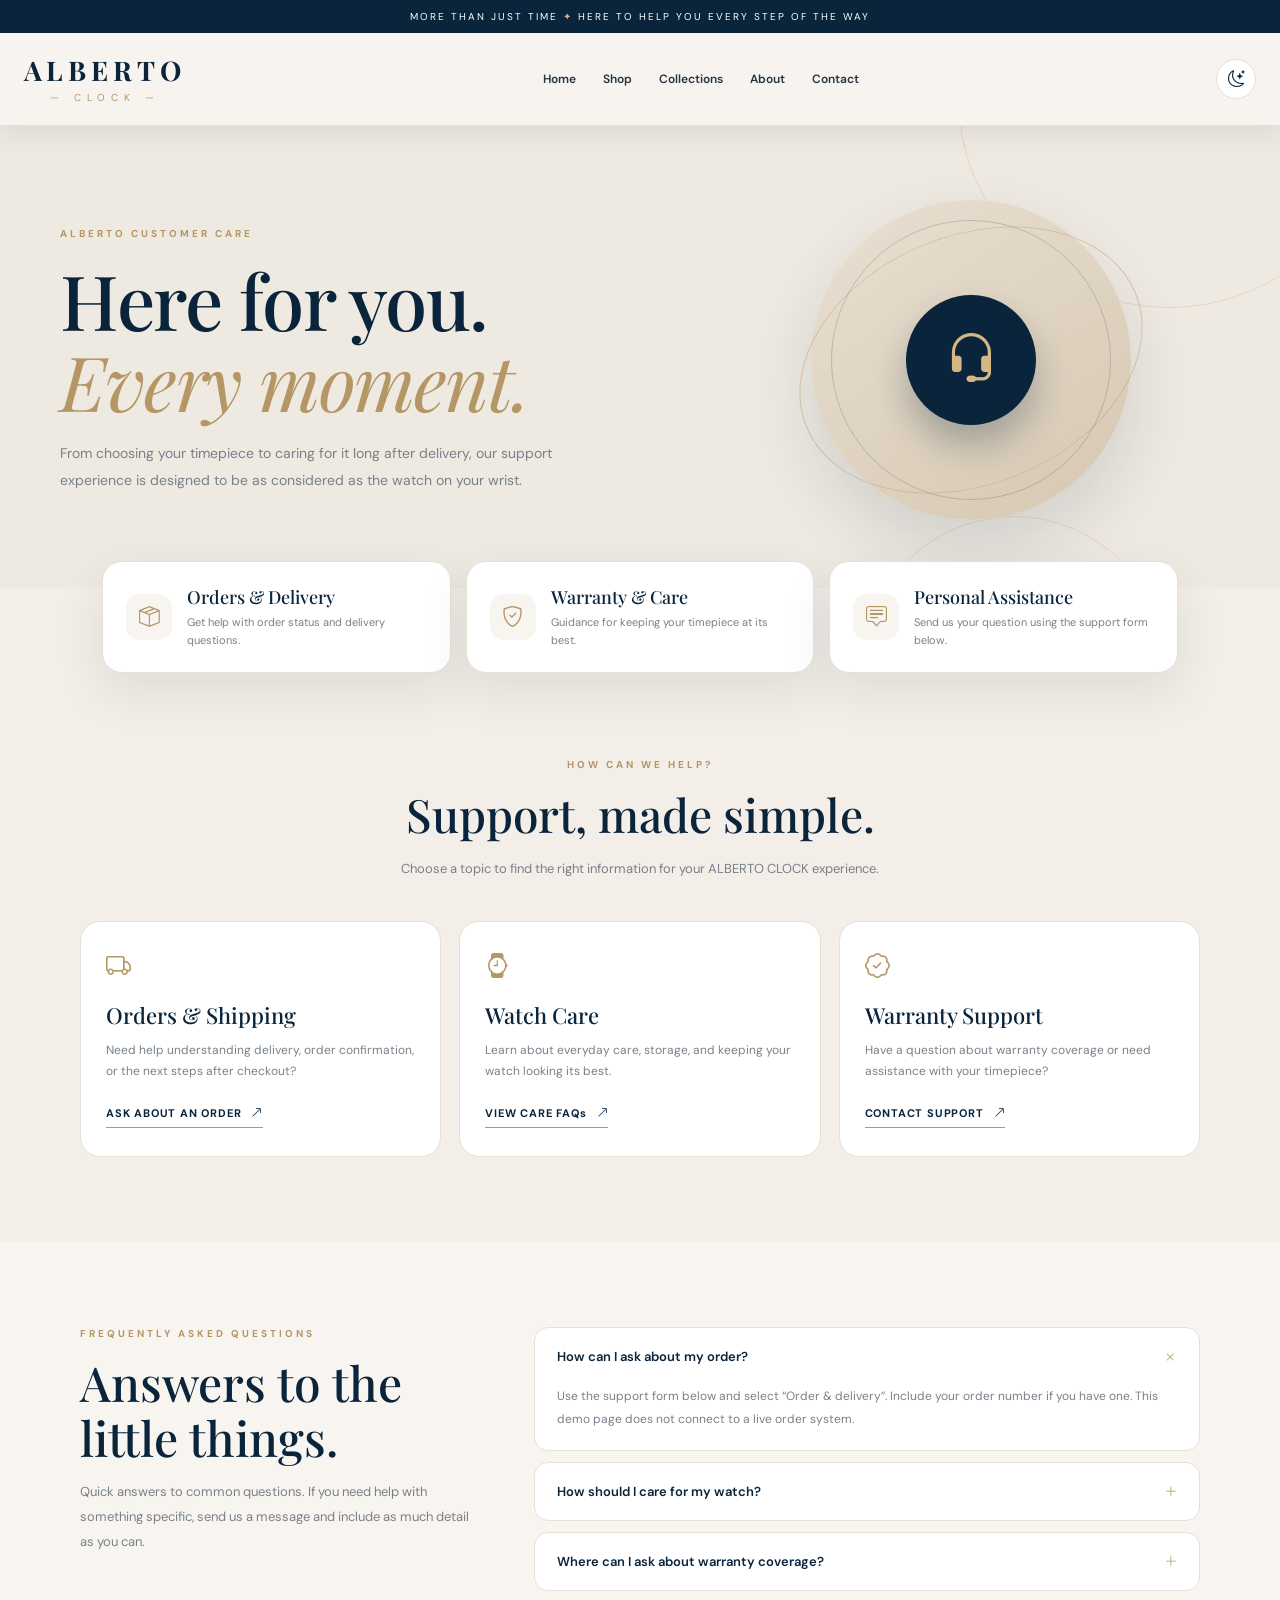
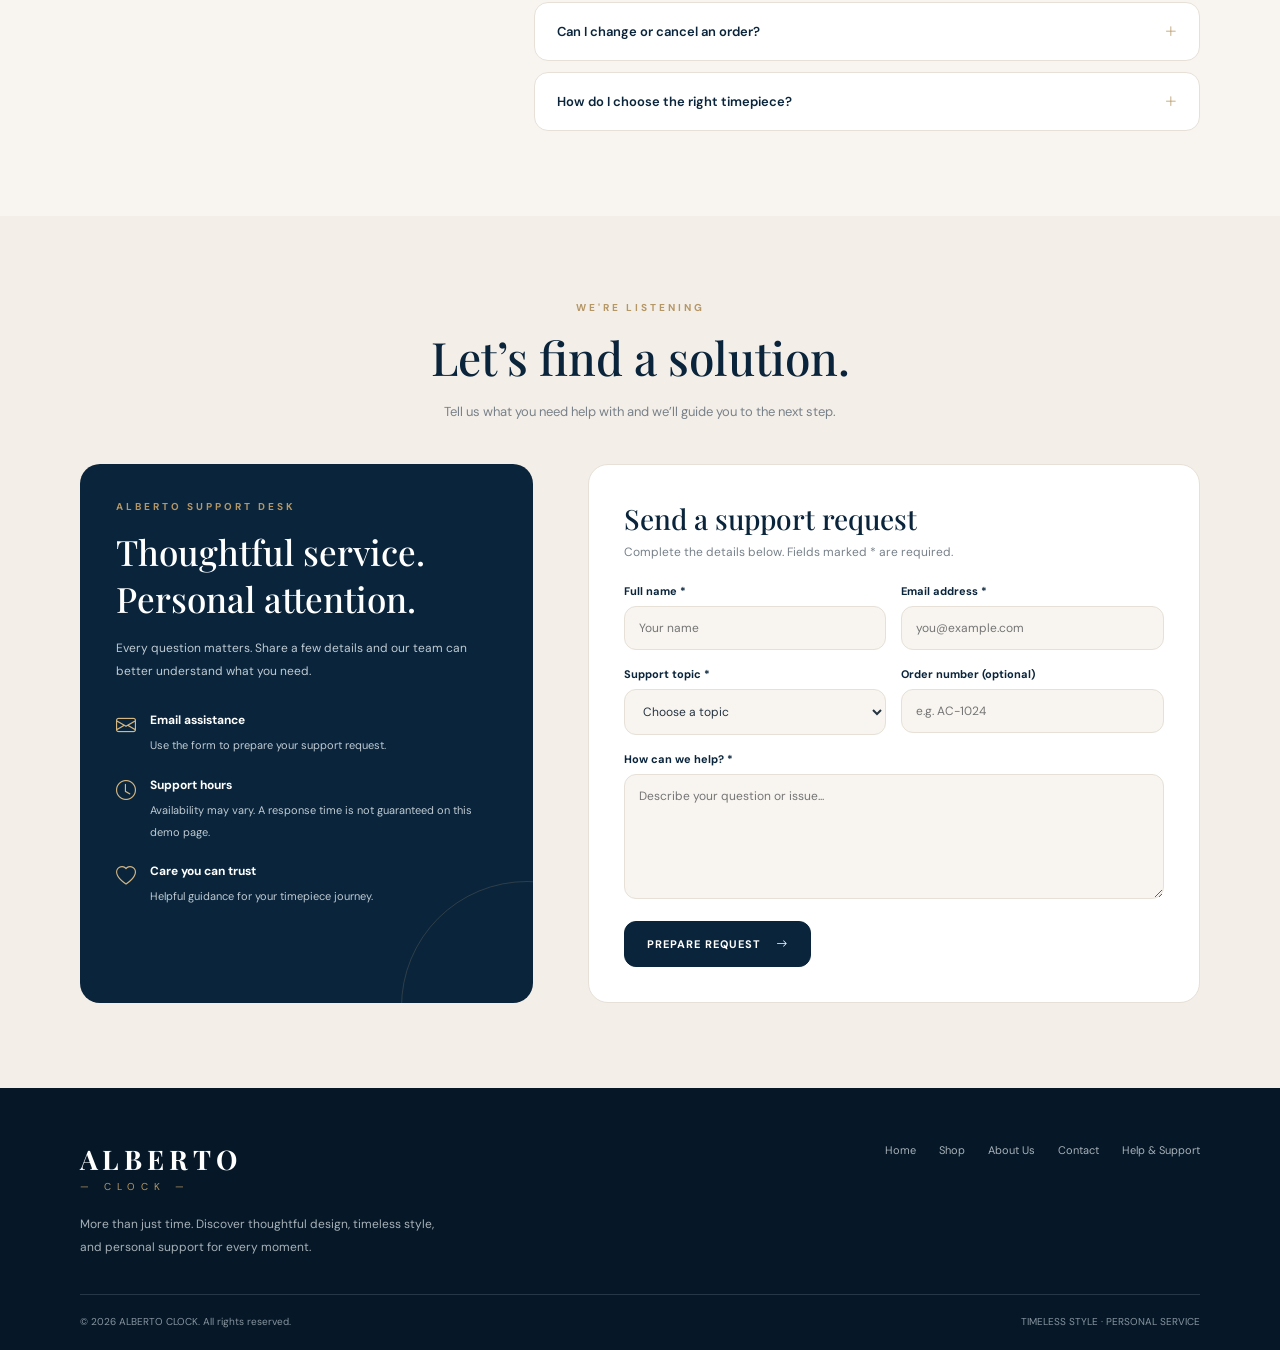
<file: helpsupport.html>
<!DOCTYPE html>
<html lang="en" data-theme="light">
<head>
    <meta charset="UTF-8">
    <meta name="viewport" content="width=device-width, initial-scale=1.0">
    <title>Help &amp; Support | ALBERTO CLOCK</title>

    <script>
        try {
            const saved = localStorage.getItem("albertoTheme");
            document.documentElement.dataset.theme = saved === "dark" ? "dark" : "light";
        } catch (error) {
            document.documentElement.dataset.theme = "light";
        }
    </script>

    <link rel="preconnect" href="https://fonts.googleapis.com">
    <link
        href="https://fonts.googleapis.com/css2?family=DM+Sans:wght@400;500;600;700&family=Playfair+Display:wght@400;500;600;700&display=swap"
        rel="stylesheet">
    <link
        href="https://cdn.jsdelivr.net/npm/bootstrap-icons@1.11.3/font/bootstrap-icons.css"
        rel="stylesheet">

    <style>
        :root,
        [data-theme="light"] {
            color-scheme: light;
            --body: #F3EEE7;
            --surface: #FFFFFF;
            --surface-alt: #F8F5F0;
            --header: #F7F4EF;
            --hero: #EEE9E1;
            --heading: #09243B;
            --text: #263441;
            --muted: #78818A;
            --gold: #B59665;
            --border: #E6E0D7;
            --button: #09243B;
            --button-text: #FFFFFF;
            --footer: #061827;
            --shadow: 0 18px 50px rgba(9, 36, 59, 0.09);
        }

        [data-theme="dark"] {
            color-scheme: dark;
            --body: #09131D;
            --surface: #142534;
            --surface-alt: #101F2D;
            --header: #0D1C2A;
            --hero: #101F2D;
            --heading: #F4E9D8;
            --text: #E8E4DE;
            --muted: #AAB5BE;
            --gold: #D5B783;
            --border: #304352;
            --button: #D5B783;
            --button-text: #081827;
            --footer: #060F18;
            --shadow: 0 18px 50px rgba(0, 0, 0, 0.25);
        }

        * {
            box-sizing: border-box;
            margin: 0;
            padding: 0;
        }

        html {
            scroll-behavior: smooth;
            scroll-padding-top: 110px;
        }

        body {
            overflow-x: hidden;
            background: var(--body);
            color: var(--text);
            font-family: "DM Sans", sans-serif;
            transition: background 0.3s, color 0.3s;
        }

        a {
            color: inherit;
            text-decoration: none;
        }

        button,
        input,
        textarea,
        select {
            font: inherit;
        }

        button,
        a {
            -webkit-tap-highlight-color: transparent;
        }

        .topbar {
            padding: 10px 12px;
            background: #09243B;
            color: #FFFFFF;
            font-size: 10px;
            letter-spacing: 2px;
            text-align: center;
        }

        .topbar span {
            color: #D5B783;
        }

        .header-shell {
            position: sticky;
            top: 0;
            z-index: 1000;
            box-shadow: 0 8px 28px rgba(0, 0, 0, 0.08);
        }

        header {
            background: var(--header);
            border-bottom: 1px solid var(--border);
        }

        .nav {
            display: flex;
            max-width: 1280px;
            min-height: 92px;
            align-items: center;
            justify-content: space-between;
            gap: 25px;
            margin: auto;
            padding: 15px 24px;
        }

        .brand {
            display: flex;
            flex-shrink: 0;
            flex-direction: column;
            align-items: center;
        }

        .brand strong {
            color: var(--heading);
            font-family: "Playfair Display", serif;
            font-size: 27px;
            letter-spacing: 5px;
            line-height: 1.2;
        }

        .brand small {
            margin-top: 5px;
            color: var(--gold);
            font-size: 10px;
            letter-spacing: 6px;
        }

        .navlinks {
            display: flex;
            align-items: center;
            gap: 27px;
        }

        .navlinks a {
            position: relative;
            padding: 12px 0;
            color: var(--text);
            font-size: 12px;
            font-weight: 600;
        }

        .navlinks a::after {
            position: absolute;
            bottom: 5px;
            left: 0;
            width: 0;
            height: 2px;
            background: var(--gold);
            content: "";
            transition: width 0.25s;
        }

        .navlinks a:hover::after,
        .navlinks a.active::after {
            width: 100%;
        }

        .navlinks a:hover,
        .navlinks a.active {
            color: var(--heading);
        }

        .actions {
            display: flex;
            align-items: center;
            gap: 12px;
        }

        .icon-btn,
        .menu-btn {
            display: grid;
            width: 40px;
            height: 40px;
            place-items: center;
            border: 1px solid var(--border);
            border-radius: 50%;
            background: var(--surface);
            color: var(--heading);
            cursor: pointer;
            font-size: 17px;
        }

        .menu-btn {
            display: none;
        }

        .hero {
            position: relative;
            overflow: hidden;
            padding: 74px 24px 68px;
            background: var(--hero);
        }

        .hero::before,
        .hero::after {
            position: absolute;
            border: 1px solid rgba(181, 150, 101, 0.22);
            border-radius: 50%;
            content: "";
            pointer-events: none;
        }

        .hero::before {
            top: -240px;
            right: -100px;
            width: 420px;
            height: 420px;
        }

        .hero::after {
            right: 9%;
            bottom: -230px;
            width: 300px;
            height: 300px;
        }

        .hero-inner {
            position: relative;
            z-index: 1;
            display: grid;
            max-width: 1160px;
            grid-template-columns: 1.1fr 0.9fr;
            align-items: center;
            gap: 55px;
            margin: auto;
        }

        .eyebrow {
            color: var(--gold);
            font-size: 10px;
            font-weight: 700;
            letter-spacing: 3px;
            text-transform: uppercase;
        }

        h1,
        h2,
        h3 {
            color: var(--heading);
            font-family: "Playfair Display", serif;
            font-weight: 500;
        }

        .hero h1 {
            margin: 19px 0;
            font-size: clamp(44px, 6vw, 76px);
            letter-spacing: -1.5px;
            line-height: 1.07;
        }

        .hero h1 em {
            color: var(--gold);
            font-weight: 400;
        }

        .hero p {
            max-width: 530px;
            color: var(--muted);
            font-size: 14px;
            line-height: 1.9;
        }

        .hero-art {
            position: relative;
            display: grid;
            min-height: 280px;
            place-items: center;
        }

        .art-circle {
            position: relative;
            display: grid;
            width: min(320px, 75vw);
            aspect-ratio: 1;
            place-items: center;
            border-radius: 50%;
            background: linear-gradient(145deg, #E9E0D2, #D6C7B1);
            box-shadow: 0 30px 70px rgba(9, 36, 59, 0.13);
        }

        .art-circle::before {
            position: absolute;
            inset: 20px;
            border: 1px solid rgba(9, 36, 59, 0.18);
            border-radius: 50%;
            content: "";
        }

        .support-emblem {
            display: grid;
            width: 130px;
            height: 130px;
            place-items: center;
            border-radius: 50%;
            background: #09243B;
            color: #D5B783;
            box-shadow: 0 20px 35px rgba(9, 36, 59, 0.28);
            font-size: 52px;
            animation: float 4s ease-in-out infinite;
        }

        .orbit {
            position: absolute;
            inset: -18px;
            border: 1px solid rgba(181, 150, 101, 0.45);
            border-radius: 50%;
            transform: rotate(-22deg) scaleY(0.7);
        }

        @keyframes float {
            0%,
            100% {
                transform: translateY(0);
            }

            50% {
                transform: translateY(-10px);
            }
        }

        .quick-strip {
            position: relative;
            z-index: 2;
            display: grid;
            max-width: 1120px;
            grid-template-columns: repeat(3, 1fr);
            gap: 15px;
            margin: -27px auto 0;
            padding: 0 22px;
        }

        .quick-card {
            display: flex;
            align-items: center;
            gap: 15px;
            padding: 23px;
            border: 1px solid var(--border);
            border-radius: 20px;
            background: var(--surface);
            box-shadow: var(--shadow);
            transition: transform 0.25s, border-color 0.25s;
        }

        .quick-card:hover {
            transform: translateY(-5px);
            border-color: var(--gold);
        }

        .quick-icon {
            display: grid;
            width: 46px;
            height: 46px;
            flex: 0 0 46px;
            place-items: center;
            border-radius: 14px;
            background: var(--surface-alt);
            color: var(--gold);
            font-size: 21px;
        }

        .quick-card h3 {
            margin-bottom: 5px;
            font-size: 18px;
        }

        .quick-card p {
            color: var(--muted);
            font-size: 11px;
            line-height: 1.6;
        }

        .section {
            padding: 85px 24px;
        }

        .section-inner {
            max-width: 1120px;
            margin: auto;
        }

        .section-heading {
            margin-bottom: 40px;
            text-align: center;
        }

        .section-heading h2 {
            margin: 12px 0;
            font-size: clamp(32px, 4vw, 46px);
        }

        .section-heading p {
            color: var(--muted);
            font-size: 13px;
            line-height: 1.8;
        }

        .help-grid {
            display: grid;
            grid-template-columns: repeat(3, 1fr);
            gap: 18px;
        }

        .help-card {
            padding: 28px 25px;
            border: 1px solid var(--border);
            border-radius: 20px;
            background: var(--surface);
            transition: transform 0.3s, border-color 0.3s, box-shadow 0.3s;
        }

        .help-card:hover {
            transform: translateY(-5px);
            border-color: var(--gold);
            box-shadow: var(--shadow);
        }

        .help-card .symbol {
            margin-bottom: 17px;
            color: var(--gold);
            font-size: 25px;
        }

        .help-card h3 {
            margin-bottom: 10px;
            font-size: 22px;
        }

        .help-card p {
            margin-bottom: 18px;
            color: var(--muted);
            font-size: 12px;
            line-height: 1.8;
        }

        .text-link {
            display: inline-flex;
            align-items: center;
            gap: 10px;
            padding-bottom: 7px;
            border-bottom: 1px solid var(--gold);
            color: var(--heading);
            font-size: 11px;
            font-weight: 700;
            letter-spacing: 0.8px;
        }

        .faq-section {
            background: var(--surface-alt);
        }

        .faq-layout {
            display: grid;
            grid-template-columns: 0.75fr 1.25fr;
            align-items: start;
            gap: 55px;
        }

        .faq-intro h2 {
            margin: 15px 0;
            font-size: clamp(34px, 4vw, 48px);
            line-height: 1.15;
        }

        .faq-intro p {
            color: var(--muted);
            font-size: 13px;
            line-height: 1.9;
        }

        .faq-list {
            display: grid;
            gap: 11px;
        }

        .faq-item {
            overflow: hidden;
            border: 1px solid var(--border);
            border-radius: 14px;
            background: var(--surface);
        }

        .faq-question {
            display: flex;
            width: 100%;
            align-items: center;
            justify-content: space-between;
            gap: 18px;
            padding: 20px 22px;
            border: 0;
            background: transparent;
            color: var(--heading);
            cursor: pointer;
            font-size: 13px;
            font-weight: 600;
            text-align: left;
        }

        .faq-question i {
            color: var(--gold);
            transition: transform 0.25s;
        }

        .faq-answer {
            display: none;
            padding: 0 22px 20px;
            color: var(--muted);
            font-size: 12px;
            line-height: 1.9;
        }

        .faq-item.open .faq-answer {
            display: block;
        }

        .faq-item.open .faq-question i {
            transform: rotate(45deg);
        }

        .contact-layout {
            display: grid;
            grid-template-columns: 0.85fr 1.15fr;
            gap: 55px;
        }

        .contact-panel {
            position: relative;
            overflow: hidden;
            padding: 36px;
            border-radius: 20px;
            background: #09243B;
            color: #FFFFFF;
        }

        .contact-panel::after {
            position: absolute;
            right: -120px;
            bottom: -130px;
            width: 250px;
            height: 250px;
            border: 1px solid rgba(213, 183, 131, 0.18);
            border-radius: 50%;
            content: "";
        }

        .contact-panel h2 {
            margin: 15px 0;
            color: #FFFFFF;
            font-size: 35px;
        }

        .contact-panel > p {
            margin-bottom: 30px;
            color: #C0CBD2;
            font-size: 12px;
            line-height: 1.9;
        }

        .contact-detail {
            position: relative;
            z-index: 1;
            display: flex;
            align-items: flex-start;
            gap: 14px;
            margin: 22px 0;
        }

        .contact-detail i {
            color: #D5B783;
            font-size: 20px;
        }

        .contact-detail strong {
            display: block;
            margin-bottom: 5px;
            font-size: 12px;
        }

        .contact-detail span {
            color: #C0CBD2;
            font-size: 11px;
            line-height: 1.7;
        }

        .contact-form {
            padding: 35px;
            border: 1px solid var(--border);
            border-radius: 20px;
            background: var(--surface);
        }

        .contact-form h3 {
            margin-bottom: 7px;
            font-size: 28px;
        }

        .form-intro {
            margin-bottom: 24px;
            color: var(--muted);
            font-size: 12px;
        }

        .form-row {
            display: grid;
            grid-template-columns: 1fr 1fr;
            gap: 15px;
        }

        .field {
            margin-bottom: 17px;
        }

        .field label {
            display: block;
            margin-bottom: 8px;
            color: var(--heading);
            font-size: 11px;
            font-weight: 700;
        }

        .field input,
        .field select,
        .field textarea {
            width: 100%;
            padding: 13px 14px;
            border: 1px solid var(--border);
            border-radius: 12px;
            outline: none;
            background: var(--surface-alt);
            color: var(--text);
            font-size: 12px;
            transition: border-color 0.2s;
        }

        .field textarea {
            min-height: 125px;
            resize: vertical;
        }

        .field input:focus,
        .field select:focus,
        .field textarea:focus {
            border-color: var(--gold);
        }

        .submit-btn {
            display: inline-flex;
            align-items: center;
            justify-content: center;
            gap: 15px;
            padding: 15px 22px;
            border: 1px solid var(--button);
            border-radius: 12px;
            background: var(--button);
            color: var(--button-text);
            cursor: pointer;
            font-size: 11px;
            font-weight: 700;
            letter-spacing: 1px;
            transition: transform 0.25s, background 0.25s, border-color 0.25s;
        }

        .submit-btn:hover {
            transform: translateY(-2px);
            border-color: var(--gold);
            background: var(--gold);
            color: #081827;
        }

        .form-message {
            display: none;
            margin-top: 15px;
            color: var(--gold);
            font-size: 12px;
            line-height: 1.7;
        }

        .footer {
            padding: 55px 24px 22px;
            background: var(--footer);
            color: #FFFFFF;
        }

        .footer-inner {
            display: flex;
            max-width: 1120px;
            align-items: flex-start;
            justify-content: space-between;
            gap: 35px;
            margin: auto;
        }

        .footer .brand {
            align-items: flex-start;
        }

        .footer .brand strong {
            color: #FFFFFF;
        }

        .footer p {
            max-width: 360px;
            margin-top: 20px;
            color: #A7B0B8;
            font-size: 12px;
            line-height: 1.9;
        }

        .footer-links {
            display: flex;
            flex-wrap: wrap;
            gap: 23px;
        }

        .footer-links a {
            color: #A7B0B8;
            font-size: 11px;
        }

        .footer-links a:hover {
            color: #D5B783;
        }

        .footer-bottom {
            display: flex;
            max-width: 1120px;
            justify-content: space-between;
            gap: 15px;
            margin: 35px auto 0;
            padding-top: 20px;
            border-top: 1px solid #263847;
            color: #87949F;
            font-size: 10px;
        }

        .toast {
            position: fixed;
            right: 22px;
            bottom: 22px;
            z-index: 2000;
            display: none;
            max-width: calc(100% - 44px);
            padding: 15px 20px;
            border: 1px solid var(--border);
            border-left: 3px solid var(--gold);
            border-radius: 14px;
            background: var(--surface);
            box-shadow: var(--shadow);
            font-size: 12px;
        }

        @media (max-width: 900px) {
            .nav {
                min-height: 78px;
                flex-wrap: wrap;
            }

            .menu-btn {
                display: grid;
                order: 3;
            }

            .navlinks {
                display: none;
                width: 100%;
                flex-direction: column;
                align-items: stretch;
                order: 4;
                gap: 0;
                padding: 10px 0 15px;
            }

            .navlinks.show {
                display: flex;
            }

            .navlinks a {
                padding: 13px 5px;
                border-bottom: 1px solid var(--border);
            }

            .navlinks a::after {
                display: none;
            }

            .actions {
                margin-left: auto;
            }

            .hero-inner {
                grid-template-columns: 1fr 0.7fr;
                gap: 25px;
            }

            .help-grid {
                grid-template-columns: 1fr 1fr;
            }

            .faq-layout,
            .contact-layout {
                grid-template-columns: 1fr;
                gap: 30px;
            }

            .footer-inner {
                flex-direction: column;
            }
        }

        @media (max-width: 600px) {
            .topbar {
                font-size: 8px;
                letter-spacing: 1px;
            }

            .nav {
                padding: 13px 17px;
            }

            .brand strong {
                font-size: 22px;
                letter-spacing: 3px;
            }

            .brand small {
                font-size: 8px;
                letter-spacing: 4px;
            }

            .actions {
                gap: 7px;
            }

            .icon-btn,
            .menu-btn {
                width: 36px;
                height: 36px;
            }

            .hero {
                padding: 55px 20px 48px;
            }

            .hero-inner {
                grid-template-columns: 1fr;
                gap: 15px;
            }

            .hero h1 {
                font-size: clamp(43px, 12vw, 62px);
            }

            .hero-art {
                min-height: 220px;
            }

            .art-circle {
                width: 210px;
            }

            .support-emblem {
                width: 95px;
                height: 95px;
                font-size: 39px;
            }

            .quick-strip {
                grid-template-columns: 1fr;
                margin-top: 0;
                padding: 18px 18px 0;
            }

            .quick-card,
            .help-card,
            .contact-panel,
            .contact-form {
                border-radius: 16px;
            }

            .quick-card {
                padding: 18px;
            }

            .section {
                padding: 65px 18px;
            }

            .help-grid {
                grid-template-columns: 1fr;
            }

            .faq-layout {
                gap: 25px;
            }

            .contact-panel,
            .contact-form {
                padding: 25px 20px;
            }

            .form-row {
                grid-template-columns: 1fr;
                gap: 0;
            }

            .footer {
                padding: 45px 20px 20px;
            }

            .footer-bottom {
                flex-direction: column;
            }

            .section-heading {
                margin-bottom: 30px;
            }
        }

        @media (prefers-reduced-motion: reduce) {
            *,
            *::before,
            *::after {
                animation: none !important;
                transition: none !important;
                scroll-behavior: auto !important;
            }
        }
    </style>
</head>

<body>
    <div class="header-shell">
        <div class="topbar">
            MORE THAN JUST TIME <span>✦</span> HERE TO HELP YOU EVERY STEP OF THE WAY
        </div>

        <header>
            <nav class="nav" aria-label="Main navigation">
                <a class="brand" href="index.html" aria-label="Alberto Clock home">
                    <strong>ALBERTO</strong>
                    <small>— CLOCK —</small>
                </a>

                <div class="navlinks" id="navLinks">
                    <a href="index.html">Home</a>
                    <a href="shop.html">Shop</a>
                    <a href="collection.html">Collections</a>
                    <a href="about.html">About</a>
                    <a href="contact.html">Contact</a>
                </div>

                <div class="actions">
                    <button
                        class="icon-btn"
                        id="themeToggle"
                        type="button"
                        aria-label="Toggle light and dark mode">
                        <i class="bi bi-moon-stars" id="themeIcon"></i>
                    </button>

                    <button
                        class="menu-btn"
                        id="menuToggle"
                        type="button"
                        aria-label="Open navigation menu"
                        aria-expanded="false">
                        <i class="bi bi-list"></i>
                    </button>
                </div>
            </nav>
        </header>
    </div>

    <main>
        <section class="hero">
            <div class="hero-inner">
                <div>
                    <div class="eyebrow">ALBERTO CUSTOMER CARE</div>
                    <h1>Here for you.<br><em>Every moment.</em></h1>
                    <p>
                        From choosing your timepiece to caring for it long after delivery,
                        our support experience is designed to be as considered as the watch
                        on your wrist.
                    </p>
                </div>

                <div class="hero-art" aria-hidden="true">
                    <div class="art-circle">
                        <div class="orbit"></div>
                        <div class="support-emblem">
                            <i class="bi bi-headset"></i>
                        </div>
                    </div>
                </div>
            </div>
        </section>

        <div class="quick-strip">
            <article class="quick-card">
                <div class="quick-icon"><i class="bi bi-box-seam"></i></div>
                <div>
                    <h3>Orders &amp; Delivery</h3>
                    <p>Get help with order status and delivery questions.</p>
                </div>
            </article>

            <article class="quick-card">
                <div class="quick-icon"><i class="bi bi-shield-check"></i></div>
                <div>
                    <h3>Warranty &amp; Care</h3>
                    <p>Guidance for keeping your timepiece at its best.</p>
                </div>
            </article>

            <article class="quick-card">
                <div class="quick-icon"><i class="bi bi-chat-square-text"></i></div>
                <div>
                    <h3>Personal Assistance</h3>
                    <p>Send us your question using the support form below.</p>
                </div>
            </article>
        </div>

        <section class="section">
            <div class="section-inner">
                <div class="section-heading">
                    <div class="eyebrow">HOW CAN WE HELP?</div>
                    <h2>Support, made simple.</h2>
                    <p>
                        Choose a topic to find the right information for your ALBERTO CLOCK
                        experience.
                    </p>
                </div>

                <div class="help-grid">
                    <article class="help-card">
                        <div class="symbol"><i class="bi bi-truck"></i></div>
                        <h3>Orders &amp; Shipping</h3>
                        <p>
                            Need help understanding delivery, order confirmation, or the next
                            steps after checkout?
                        </p>
                        <a class="text-link" href="#contact">
                            ASK ABOUT AN ORDER <i class="bi bi-arrow-up-right"></i>
                        </a>
                    </article>

                    <article class="help-card">
                        <div class="symbol"><i class="bi bi-watch"></i></div>
                        <h3>Watch Care</h3>
                        <p>
                            Learn about everyday care, storage, and keeping your watch looking
                            its best.
                        </p>
                        <a class="text-link" href="#faqs">
                            VIEW CARE FAQs <i class="bi bi-arrow-up-right"></i>
                        </a>
                    </article>

                    <article class="help-card">
                        <div class="symbol"><i class="bi bi-patch-check"></i></div>
                        <h3>Warranty Support</h3>
                        <p>
                            Have a question about warranty coverage or need assistance with
                            your timepiece?
                        </p>
                        <a class="text-link" href="#contact">
                            CONTACT SUPPORT <i class="bi bi-arrow-up-right"></i>
                        </a>
                    </article>
                </div>
            </div>
        </section>

        <section class="section faq-section" id="faqs">
            <div class="section-inner faq-layout">
                <div class="faq-intro">
                    <div class="eyebrow">FREQUENTLY ASKED QUESTIONS</div>
                    <h2>Answers to the little things.</h2>
                    <p>
                        Quick answers to common questions. If you need help with something
                        specific, send us a message and include as much detail as you can.
                    </p>
                </div>

                <div class="faq-list">
                    <div class="faq-item open">
                        <button class="faq-question" type="button" aria-expanded="true">
                            How can I ask about my order?
                            <i class="bi bi-plus-lg"></i>
                        </button>
                        <div class="faq-answer">
                            Use the support form below and select “Order &amp; delivery”.
                            Include your order number if you have one. This demo page does not
                            connect to a live order system.
                        </div>
                    </div>

                    <div class="faq-item">
                        <button class="faq-question" type="button" aria-expanded="false">
                            How should I care for my watch?
                            <i class="bi bi-plus-lg"></i>
                        </button>
                        <div class="faq-answer">
                            Keep your watch away from strong impacts, extreme heat, and
                            chemicals. Wipe it gently with a soft, dry cloth and store it in a
                            safe, dry place. Check the specific product guidance for
                            water-resistance details.
                        </div>
                    </div>

                    <div class="faq-item">
                        <button class="faq-question" type="button" aria-expanded="false">
                            Where can I ask about warranty coverage?
                            <i class="bi bi-plus-lg"></i>
                        </button>
                        <div class="faq-answer">
                            Choose “Warranty &amp; product care” in the form and share the model
                            name, purchase date, and a short description of your question.
                            Coverage depends on the applicable product terms.
                        </div>
                    </div>

                    <div class="faq-item">
                        <button class="faq-question" type="button" aria-expanded="false">
                            Can I change or cancel an order?
                            <i class="bi bi-plus-lg"></i>
                        </button>
                        <div class="faq-answer">
                            Send your request as soon as possible with your order number.
                            Changes and cancellations may depend on order status; this demo
                            form will show a local confirmation only and will not submit a
                            real request.
                        </div>
                    </div>

                    <div class="faq-item">
                        <button class="faq-question" type="button" aria-expanded="false">
                            How do I choose the right timepiece?
                            <i class="bi bi-plus-lg"></i>
                        </button>
                        <div class="faq-answer">
                            Consider your daily style, preferred dial size, strap material,
                            and the occasions you plan to wear it for. You can also contact us
                            with your preferences for guidance.
                        </div>
                    </div>
                </div>
            </div>
        </section>

        <section class="section" id="contact">
            <div class="section-inner">
                <div class="section-heading">
                    <div class="eyebrow">WE'RE LISTENING</div>
                    <h2>Let’s find a solution.</h2>
                    <p>
                        Tell us what you need help with and we’ll guide you to the next step.
                    </p>
                </div>

                <div class="contact-layout">
                    <aside class="contact-panel">
                        <div class="eyebrow">ALBERTO SUPPORT DESK</div>
                        <h2>Thoughtful service.<br>Personal attention.</h2>
                        <p>
                            Every question matters. Share a few details and our team can
                            better understand what you need.
                        </p>

                        <div class="contact-detail">
                            <i class="bi bi-envelope"></i>
                            <div>
                                <strong>Email assistance</strong>
                                <span>Use the form to prepare your support request.</span>
                            </div>
                        </div>

                        <div class="contact-detail">
                            <i class="bi bi-clock"></i>
                            <div>
                                <strong>Support hours</strong>
                                <span>
                                    Availability may vary. A response time is not guaranteed
                                    on this demo page.
                                </span>
                            </div>
                        </div>

                        <div class="contact-detail">
                            <i class="bi bi-heart"></i>
                            <div>
                                <strong>Care you can trust</strong>
                                <span>Helpful guidance for your timepiece journey.</span>
                            </div>
                        </div>
                    </aside>

                    <form class="contact-form" id="supportForm">
                        <h3>Send a support request</h3>
                        <p class="form-intro">
                            Complete the details below. Fields marked * are required.
                        </p>

                        <div class="form-row">
                            <div class="field">
                                <label for="fullName">Full name *</label>
                                <input
                                    id="fullName"
                                    name="fullName"
                                    autocomplete="name"
                                    placeholder="Your name"
                                    required>
                            </div>

                            <div class="field">
                                <label for="email">Email address *</label>
                                <input
                                    id="email"
                                    name="email"
                                    type="email"
                                    autocomplete="email"
                                    placeholder="you@example.com"
                                    required>
                            </div>
                        </div>

                        <div class="form-row">
                            <div class="field">
                                <label for="topic">Support topic *</label>
                                <select id="topic" name="topic" required>
                                    <option value="">Choose a topic</option>
                                    <option>Order &amp; delivery</option>
                                    <option>Warranty &amp; product care</option>
                                    <option>Product information</option>
                                    <option>Returns or exchanges</option>
                                    <option>Other question</option>
                                </select>
                            </div>

                            <div class="field">
                                <label for="orderNumber">Order number (optional)</label>
                                <input
                                    id="orderNumber"
                                    name="orderNumber"
                                    placeholder="e.g. AC-1024">
                            </div>
                        </div>

                        <div class="field">
                            <label for="message">How can we help? *</label>
                            <textarea
                                id="message"
                                name="message"
                                placeholder="Describe your question or issue..."
                                required></textarea>
                        </div>

                        <button class="submit-btn" type="submit">
                            PREPARE REQUEST <i class="bi bi-arrow-right"></i>
                        </button>

                        <p class="form-message" id="formMessage" role="status">
                            Your request has been prepared in this demo. It has not been sent
                            to a support team.
                        </p>
                    </form>
                </div>
            </div>
        </section>
    </main>

    <footer class="footer">
        <div class="footer-inner">
            <div>
                <a class="brand" href="index.html">
                    <strong>ALBERTO</strong>
                    <small>— CLOCK —</small>
                </a>
                <p>
                    More than just time. Discover thoughtful design, timeless style, and
                    personal support for every moment.
                </p>
            </div>

            <div class="footer-links">
                <a href="index.html">Home</a>
                <a href="shop.html">Shop</a>
                <a href="about.html">About Us</a>
                <a href="contact.html">Contact</a>
                <a href="helpsupport.html">Help &amp; Support</a>
            </div>
        </div>

        <div class="footer-bottom">
            <span>© <span id="year"></span> ALBERTO CLOCK. All rights reserved.</span>
            <span>TIMELESS STYLE · PERSONAL SERVICE</span>
        </div>
    </footer>

    <div class="toast" id="toast" role="status"></div>

    <script>
        const root = document.documentElement;
        const themeToggle = document.getElementById("themeToggle");
        const themeIcon = document.getElementById("themeIcon");

        function setTheme(theme) {
            root.dataset.theme = theme;
            themeIcon.className = theme === "dark"
                ? "bi bi-sun-fill"
                : "bi bi-moon-stars";

            try {
                localStorage.setItem("albertoTheme", theme);
            } catch (error) {
                // The theme still works if local storage is unavailable.
            }
        }

        setTheme(root.dataset.theme === "dark" ? "dark" : "light");

        themeToggle.addEventListener("click", () => {
            const nextTheme = root.dataset.theme === "dark" ? "light" : "dark";
            setTheme(nextTheme);
        });

        const menuToggle = document.getElementById("menuToggle");
        const navLinks = document.getElementById("navLinks");

        menuToggle.addEventListener("click", () => {
            const isOpen = navLinks.classList.toggle("show");

            menuToggle.innerHTML = isOpen
                ? '<i class="bi bi-x-lg"></i>'
                : '<i class="bi bi-list"></i>';

            menuToggle.setAttribute("aria-expanded", String(isOpen));
            menuToggle.setAttribute(
                "aria-label",
                isOpen ? "Close navigation menu" : "Open navigation menu"
            );
        });

        navLinks.querySelectorAll("a").forEach((link) => {
            link.addEventListener("click", () => {
                navLinks.classList.remove("show");
                menuToggle.setAttribute("aria-expanded", "false");
                menuToggle.setAttribute("aria-label", "Open navigation menu");
                menuToggle.innerHTML = '<i class="bi bi-list"></i>';
            });
        });

        document.querySelectorAll(".faq-question").forEach((button) => {
            button.addEventListener("click", () => {
                const item = button.closest(".faq-item");
                const isOpen = item.classList.toggle("open");

                button.setAttribute("aria-expanded", String(isOpen));
            });
        });

        document.getElementById("supportForm").addEventListener("submit", (event) => {
            event.preventDefault();

            document.getElementById("formMessage").style.display = "block";
        });

        document.getElementById("year").textContent = new Date().getFullYear();
    </script>
</body>
</html>
</file>
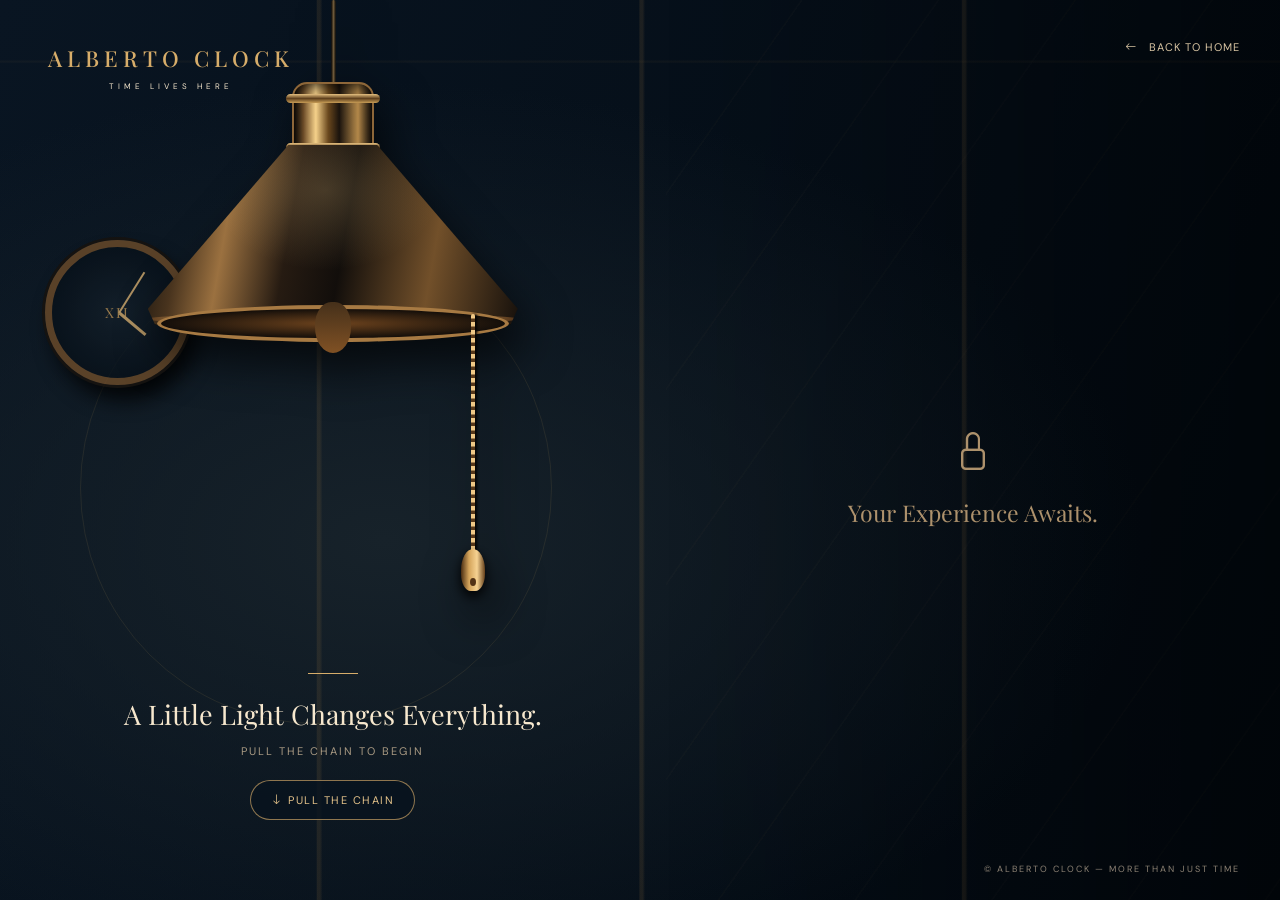
<file: login.html>
<!DOCTYPE html>
<html lang="en" data-theme="dark">
<head>
<meta charset="UTF-8">
<meta name="viewport" content="width=device-width, initial-scale=1.0">
<title>Login | Alberto Clock</title>

<link href="https://fonts.googleapis.com/css2?family=DM+Sans:wght@400;500;600;700&family=Playfair+Display:wght@400;500;600;700&display=swap" rel="stylesheet">
<link href="https://cdn.jsdelivr.net/npm/bootstrap-icons@1.11.3/font/bootstrap-icons.css" rel="stylesheet">

<style>
:root {
 --navy:#07121d;
 --gold:#d7ad6a;
 --cream:#f7e8ce;
 --muted:#a8aeb6;
}

* {
 margin:0;
 padding:0;
 box-sizing:border-box;
}

html {
 min-height:100%;
}

body {
 min-height:100vh;
 min-height:100dvh;
 background:#07121d;
 color:white;
 font-family:'DM Sans',sans-serif;
 overflow-x:hidden;
}

button,input {
 font:inherit;
}

button:focus-visible,
a:focus-visible,
input:focus-visible {
 outline:2px solid #e6bd78;
 outline-offset:4px;
}

a {
 color:inherit;
 text-decoration:none;
}

.scene {
 min-height:100vh;
 min-height:100dvh;
 display:grid;
 grid-template-columns:52% 48%;
 position:relative;
 isolation:isolate;
 overflow:hidden;
 background:
 radial-gradient(ellipse at 30% 60%,#17222a 0%,transparent 60%),
 linear-gradient(110deg,#091522,#020910);
}

/* WALL PANELS */

.scene::before {
 content:"";
 position:absolute;
 inset:0;
 z-index:-2;
 background:
 repeating-linear-gradient(
  90deg,
  transparent 0,
  transparent 24.7%,
  rgba(195,145,75,.12) 24.8%,
  rgba(195,145,75,.12) 25%,
  transparent 25.2%
 ),
 repeating-linear-gradient(
  0deg,
  transparent 0,
  transparent 93%,
  rgba(195,145,75,.06) 93.1%,
  transparent 93.4%
 );
 pointer-events:none;
}

/* BRAND */

.brand {
 position:absolute;
 top:35px;
 left:48px;
 z-index:20;
 display:flex;
 flex-direction:column;
 align-items:center;
 color:var(--gold);
}

.brand i {
 font-size:23px;
 margin-bottom:8px;
}

.brand strong {
 font-family:'Playfair Display',serif;
 font-weight:500;
 font-size:22px;
 letter-spacing:5px;
}

.brand small {
 font-size:8px;
 letter-spacing:4px;
 margin-top:8px;
 color:var(--cream);
}

.back-home {
 position:absolute;
 right:40px;
 top:40px;
 z-index:20;
 color:#d9c5a3;
 font-size:11px;
 letter-spacing:1px;
 display:flex;
 align-items:center;
 gap:12px;
 transition:.3s;
}

.back-home:hover {
 color:white;
}

/* LEFT AREA */

.lamp-area {
 position:relative;
 min-height:780px;
 display:flex;
 align-items:center;
 justify-content:center;
 isolation:isolate;
}

.lamp-area::before {
 content:"";
 position:absolute;
 width:470px;
 height:470px;
 border:1px solid rgba(203,159,93,.11);
 border-radius:50%;
 top:28%;
 left:12%;
 pointer-events:none;
}

.lamp-light {
 position:absolute;
 z-index:-1;
 top:215px;
 left:50%;
 transform:translateX(-50%);
 width:800px;
 height:760px;
 opacity:0;
 pointer-events:none;
 background:radial-gradient(
 ellipse at 50% 0%,
 rgba(255,197,91,.38),
 rgba(225,149,46,.13) 35%,
 transparent 73%
 );
 clip-path:polygon(43% 0,57% 0,100% 100%,0 100%);
 transition:opacity 1.2s;
 filter:blur(18px);
}

.scene.is-on .lamp-light {
 opacity:1;
}

/* LAMP ASSEMBLY */

.lamp-assembly {
 position:absolute;
 top:0;
 left:50%;
 transform:translateX(-50%);
 width:420px;
 height:540px;
 z-index:5;
 filter:drop-shadow(10px 22px 22px rgba(0,0,0,.65));
}

.ceiling-wire {
 position:absolute;
 top:0;
 left:208px;
 height:92px;
 width:5px;
 border-radius:3px;
 background:linear-gradient(90deg,#030406,#6d5838,#070809);
}

.lamp-top {
 position:absolute;
 top:82px;
 left:169px;
 width:82px;
 height:80px;
 border-radius:15px 15px 8px 8px;
 background:
 linear-gradient(90deg,
 #17120c 0%,
 #76532c 12%,
 #f5d18a 28%,
 #69471d 44%,
 #1a130d 58%,
 #b78b4b 82%,
 #20170f 100%);
 border:2px solid #8e6739;
 box-shadow:inset 0 0 15px #000;
}

.lamp-top::before,
.lamp-top::after {
 content:"";
 position:absolute;
 left:-8px;
 right:-8px;
 height:9px;
 border-radius:10px;
 background:linear-gradient(#e6c181,#60411e,#c79c55);
}

.lamp-top::before {top:10px;}
.lamp-top::after {bottom:8px;}

.lamp-shade {
 position:absolute;
 top:145px;
 left:25px;
 width:370px;
 height:180px;
 background:
 radial-gradient(ellipse at 48% 25%,rgba(245,209,140,.2),transparent 42%),
 linear-gradient(
  100deg,
  #100e0b 0%,
  #49341e 12%,
  #9b7140 23%,
  #261b12 39%,
  #120e0b 53%,
  #72502a 76%,
  #17110c 100%
 );
 clip-path:polygon(38% 0,62% 0,100% 91%,98% 100%,2% 100%,0 91%);
 border-radius:25px 25px 10px 10px;
 filter:drop-shadow(0 15px 12px #000);
}

.lamp-shade::after {
 content:"";
 position:absolute;
 bottom:0;
 left:0;
 right:0;
 height:12px;
 background:linear-gradient(
  90deg,#5d3c1e,#e7bd77,#6e4823,#d9a862,#503218
 );
 border-radius:50%;
}

.shade-interior {
 position:absolute;
 top:305px;
 left:34px;
 width:352px;
 height:37px;
 border-radius:50%;
 background:radial-gradient(ellipse,#6d431d,#120d09 72%);
 border:4px solid #a77a43;
 transition:.8s;
}

.scene.is-on .shade-interior {
 background:radial-gradient(
 ellipse,
 #fff3bb 0%,
 #f6c96e 30%,
 #9a5920 65%,
 #20110a 100%
 );
 box-shadow:0 0 55px 12px rgba(255,177,55,.55);
}

.bulb {
 position:absolute;
 top:302px;
 left:192px;
 width:36px;
 height:51px;
 border-radius:45% 45% 50% 50%;
 background:linear-gradient(#45301a,#805124);
 transition:.7s;
}

.scene.is-on .bulb {
 background:#fff3bd;
 box-shadow:
 0 0 20px 10px #ffc76d,
 0 0 75px 25px rgba(255,170,55,.8),
 0 0 160px 70px rgba(255,154,45,.2);
}

/* INTERACTIVE CHAIN */

.chain {
 position:absolute;
 left:328px;
 top:314px;
 width:45px;
 height:300px;
 z-index:15;
 cursor:grab;
 touch-action:none;
 transform-origin:top center;
 transition:transform .35s ease;
 user-select:none;
}

.chain:active {
 cursor:grabbing;
}

.chain.pulling {
 transition:none;
}

.chain-line {
 position:absolute;
 top:0;
 left:20px;
 height:242px;
 width:4px;
 background:repeating-linear-gradient(
 to bottom,
 #f0c987 0 4px,
 #563719 5px 8px
 );
 border-radius:4px;
 box-shadow:2px 0 3px #000;
}

.chain-handle {
 position:absolute;
 top:235px;
 left:10px;
 width:24px;
 height:42px;
 border-radius:55% 55% 45% 45%;
 background:linear-gradient(
  90deg,#4a2d12,#d4a45b,#f6d292,#65401b
 );
 box-shadow:0 5px 12px #000;
}

.chain-handle::after {
 content:"";
 position:absolute;
 left:9px;
 bottom:5px;
 width:6px;
 height:8px;
 background:#533316;
 border-radius:50%;
}

.chain.pulled {
 animation:chainSwing .75s ease-out;
}

@keyframes chainSwing {
 0% {transform:translateY(0) rotate(0);}
 35% {transform:translateY(35px) rotate(5deg);}
 70% {transform:translateY(-7px) rotate(-4deg);}
 100% {transform:translateY(0) rotate(0);}
}

/* LIGHT ON WALL */

.wall-glow {
 position:absolute;
 width:680px;
 height:600px;
 top:260px;
 left:50%;
 transform:translateX(-50%);
 background:radial-gradient(
 ellipse,
 rgba(235,154,61,.32),
 rgba(176,93,31,.07) 55%,
 transparent 75%
 );
 opacity:0;
 transition:opacity 1s;
 pointer-events:none;
}

.scene.is-on .wall-glow {
 opacity:1;
}

/* LEFT DECORATION */

.wall-clock {
 position:absolute;
 left:45px;
 top:240px;
 width:145px;
 height:145px;
 border:7px solid #6d4c2a;
 border-radius:50%;
 background:radial-gradient(circle,#14202b,#030b13);
 box-shadow:0 0 0 3px #17120d,8px 15px 20px #000;
 display:grid;
 place-items:center;
 color:#b99156;
 font-family:'Playfair Display',serif;
 font-size:14px;
 letter-spacing:2px;
 opacity:.8;
}

.wall-clock::before {
 content:"";
 position:absolute;
 height:48px;
 width:2px;
 background:#d4ad70;
 left:50%;
 bottom:50%;
 transform-origin:bottom;
 transform:rotate(32deg);
}

.wall-clock::after {
 content:"";
 position:absolute;
 height:34px;
 width:3px;
 background:#d4ad70;
 left:50%;
 bottom:50%;
 transform-origin:bottom;
 transform:rotate(130deg);
}

.instruction {
 position:absolute;
 bottom:80px;
 left:0;
 width:100%;
 text-align:center;
 z-index:8;
}

.instruction .line {
 width:50px;
 height:1px;
 background:var(--gold);
 margin:0 auto 22px;
}

.instruction h2 {
 font-family:'Playfair Display',serif;
 font-size:27px;
 font-weight:400;
 color:var(--cream);
}

.instruction p {
 margin-top:12px;
 color:#a99a83;
 font-size:11px;
 letter-spacing:2px;
}

.pull-button {
 margin-top:22px;
 padding:12px 20px;
 border:1px solid rgba(215,173,106,.65);
 background:rgba(8,19,30,.8);
 border-radius:30px;
 color:#e5c38a;
 font-size:11px;
 letter-spacing:1.5px;
 transition:.3s;
}

.pull-button:hover {
 background:var(--gold);
 color:#08131f;
}

/* RIGHT AREA */

.login-area {
 display:flex;
 justify-content:center;
 align-items:center;
 padding:120px 55px 65px;
 position:relative;
 perspective:1300px;
}

.login-area::before {
 content:"";
 position:absolute;
 inset:0;
 background:
 linear-gradient(90deg,transparent,rgba(0,0,0,.4)),
 repeating-linear-gradient(
  125deg,
  transparent 0 110px,
  rgba(194,153,91,.025) 111px 112px
 );
 pointer-events:none;
}

.login-card {
 width:100%;
 max-width:440px;
 position:relative;
 z-index:2;
 padding:45px 39px;
 background:
 linear-gradient(135deg,rgba(20,33,46,.97),rgba(3,10,17,.98));
 border:1px solid rgba(211,164,95,.55);
 border-radius:19px;
 box-shadow:
 0 30px 65px rgba(0,0,0,.65),
 inset 0 0 40px rgba(0,0,0,.35);
 opacity:0;
 visibility:hidden;
 pointer-events:none;
 transform:rotateY(-25deg) translateX(85px) scale(.92);
 transition:
 opacity .8s,
 transform .9s cubic-bezier(.2,.75,.2,1),
 visibility .8s,
 box-shadow .8s;
}

.scene.is-on .login-card {
 opacity:1;
 visibility:visible;
 pointer-events:auto;
 transform:rotateY(0) translateX(0) scale(1);
 box-shadow:
 0 35px 90px rgba(0,0,0,.7),
 -20px 0 85px rgba(223,152,54,.14),
 inset 0 0 40px rgba(0,0,0,.35);
}

.card-logo {
 text-align:center;
 margin-bottom:35px;
}

.card-logo i {
 display:block;
 font-size:25px;
 color:var(--gold);
 margin-bottom:12px;
}

.card-logo strong {
 font:18px 'Playfair Display',serif;
 color:var(--gold);
 letter-spacing:4px;
}

.card-logo small {
 display:block;
 font-size:7px;
 letter-spacing:3px;
 color:#b7a78e;
 margin-top:8px;
}

.form-heading {
 font:33px 'Playfair Display',serif;
 color:#e6bb7b;
 text-align:center;
 margin-bottom:12px;
}

.form-subtitle {
 text-align:center;
 color:var(--muted);
 font-size:12px;
 margin-bottom:35px;
}

.field {
 margin-bottom:17px;
 position:relative;
}

.field > i {
 position:absolute;
 left:17px;
 top:50%;
 transform:translateY(-50%);
 color:var(--gold);
 font-size:16px;
}

.field input {
 width:100%;
 height:53px;
 background:rgba(2,9,17,.7);
 border:1px solid rgba(184,142,80,.4);
 border-radius:12px;
 color:white;
 outline:none;
 padding:0 48px;
 font-size:12px;
 transition:.3s;
}

.field input:focus {
 border-color:var(--gold);
 box-shadow:0 0 0 3px rgba(215,173,106,.1);
}

.field input::placeholder {
 color:#89939d;
}

.password-toggle {
 position:absolute;
 right:14px;
 top:50%;
 transform:translateY(-50%);
 border:0;
 background:transparent;
 color:#a7adb4;
 font-size:16px;
 padding:5px;
}

.form-options {
 display:flex;
 justify-content:space-between;
 align-items:center;
 gap:10px;
 margin:20px 0 27px;
 font-size:11px;
 color:#aeb5bd;
}

.remember {
 display:flex;
 align-items:center;
 gap:8px;
 cursor:pointer;
}

.remember input {
 accent-color:#d7ad6a;
}

.forgot {
 color:var(--gold);
}

.login-btn {
 width:100%;
 height:52px;
 border:0;
 border-radius:11px;
 background:linear-gradient(110deg,#ae8045,#f0ca89,#b8894e);
 color:#0a1420;
 font-size:13px;
 font-weight:700;
 display:flex;
 align-items:center;
 justify-content:center;
 gap:15px;
 transition:.3s;
}

.login-btn:hover {
 transform:translateY(-3px);
 box-shadow:0 10px 25px rgba(215,173,106,.25);
}

.divider {
 display:flex;
 align-items:center;
 gap:15px;
 color:#7f8a95;
 font-size:10px;
 margin:28px 0;
}

.divider::before,
.divider::after {
 content:"";
 height:1px;
 flex:1;
 background:rgba(215,173,106,.2);
}

.google-btn {
 width:100%;
 min-height:50px;
 border:1px solid rgba(215,173,106,.6);
 border-radius:11px;
 background:transparent;
 color:#e9e9e9;
 font-size:12px;
 display:flex;
 align-items:center;
 justify-content:center;
 gap:13px;
}

.google-btn:hover {
 background:rgba(215,173,106,.08);
}

.google-icon {
 font-weight:700;
 font-size:19px;
 background:conic-gradient(
 #4285f4 0 25%,
 #34a853 25% 50%,
 #fbbc05 50% 70%,
 #ea4335 70% 100%
 );
 color:transparent;
 background-clip:text;
}

.switch-form {
 text-align:center;
 color:#aab0b8;
 font-size:11px;
 margin-top:29px;
}

.switch-form button {
 color:var(--gold);
 border:0;
 background:none;
 margin-left:5px;
 font-size:11px;
 font-weight:700;
}

.form-message {
 font-size:12px;
 line-height:1.7;
 margin-top:17px;
 text-align:center;
 color:#e9c18a;
}

.hidden {
 display:none!important;
}

.off-message {
 position:absolute;
 z-index:1;
 color:#ad916c;
 text-align:center;
 transition:opacity .4s;
}

.off-message i {
 font-size:38px;
 display:block;
 margin-bottom:20px;
}

.off-message p {
 font-family:'Playfair Display',serif;
 font-size:23px;
}

.scene.is-on .off-message {
 opacity:0;
 pointer-events:none;
}

.bottom-caption {
 position:absolute;
 bottom:25px;
 right:40px;
 color:#8d8274;
 font-size:9px;
 letter-spacing:2px;
}

/* RESPONSIVE */

@media(max-width:1000px) {
 .scene {
  grid-template-columns:46% 54%;
 }
 .lamp-assembly {
  transform:translateX(-50%) scale(.78);
  transform-origin:top center;
 }
 .login-area {
  padding:120px 25px 55px;
 }
 .login-card {
  padding:36px 26px;
 }
 .wall-clock {
  display:none;
 }
}

@media(max-width:700px) {
 .scene {
  display:flex;
  flex-direction:column;
  min-height:100dvh;
  overflow:visible;
 }
 .brand {
  top:23px;
  left:20px;
 }
 .brand strong {
  font-size:16px;
  letter-spacing:3px;
 }
 .brand small {
  font-size:6px;
 }
 .back-home {
  top:30px;
  right:18px;
  font-size:10px;
 }
 .lamp-area {
  min-height:430px;
  height:430px;
 }
 .lamp-assembly {
  left:50%;
  transform:translateX(-50%) scale(.63);
  transform-origin:top center;
 }
 .lamp-light {
  top:160px;
  width:100%;
  height:480px;
 }
 .wall-glow {
  top:130px;
  width:100%;
  height:440px;
 }
 .instruction {
  bottom:15px;
 }
 .instruction h2 {
  font-size:19px;
 }
 .instruction p {
  font-size:9px;
 }
 .instruction .line {
  margin-bottom:12px;
 }
 .pull-button {
  margin-top:12px;
 }
 .login-area {
  min-height:420px;
  padding:20px 18px 55px;
 }
 .login-card {
  max-width:450px;
  padding:35px 24px;
 }
 .bottom-caption {
  right:0;
  width:100%;
  text-align:center;
  bottom:16px;
 }
}

@media(prefers-reduced-motion:reduce) {
 *,*::before,*::after {
  animation-duration:.01ms!important;
  transition-duration:.01ms!important;
  scroll-behavior:auto!important;
 }
}
</style>
</head>

<body>

<div class="scene" id="scene">

<!-- BRAND -->

<a href="index.html" class="brand">
<i class="bi bi-crown-fill"></i>
<strong>ALBERTO CLOCK</strong>
<small>TIME LIVES HERE</small>
</a>

<a href="index.html" class="back-home">
<i class="bi bi-arrow-left"></i>
BACK TO HOME
</a>

<!-- LEFT: REALISTIC LAMP -->

<section class="lamp-area" aria-label="Interactive lamp">

<div class="wall-glow"></div>
<div class="lamp-light"></div>

<div class="wall-clock" aria-hidden="true">
XII
</div>

<div class="lamp-assembly">

<div class="ceiling-wire"></div>

<div class="lamp-top"></div>

<div class="lamp-shade"></div>

<div class="shade-interior"></div>

<div class="bulb"></div>

<!-- PULL CHAIN -->

<div
class="chain"
id="lampChain"
role="button"
tabindex="0"
aria-label="Pull the lamp chain to toggle the login form"
aria-pressed="false">

<div class="chain-line"></div>

<div class="chain-handle"></div>

</div>

</div>

<div class="instruction">

<div class="line"></div>

<h2 id="lampTitle">
A Little Light Changes Everything.
</h2>

<p id="lampInstruction">
PULL THE CHAIN TO BEGIN
</p>

<button
type="button"
class="pull-button"
id="pullButton">
<i class="bi bi-arrow-down"></i>
 PULL THE CHAIN
</button>

</div>

</section>

<!-- RIGHT: LOGIN FORM -->

<section class="login-area" id="loginArea">

<div class="off-message" id="offMessage">

<i class="bi bi-lock"></i>

<p>Your Experience Awaits.</p>

</div>

<div class="login-card" id="loginCard" aria-hidden="true" inert>

<div class="card-logo">

<i class="bi bi-crown-fill"></i>

<strong>ALBERTO CLOCK</strong>

<small>TIME LIVES HERE</small>

</div>

<!-- LOGIN -->

<div id="loginView">

<h1 class="form-heading">
Welcome Back
</h1>

<p class="form-subtitle">
Sign in to your account to continue
</p>

<form id="loginForm">

<div class="field">

<i class="bi bi-envelope"></i>

<input
type="email"
id="loginEmail"
placeholder="Email Address"
autocomplete="email"
required>

</div>

<div class="field">

<i class="bi bi-lock"></i>

<input
type="password"
id="loginPassword"
placeholder="Password"
autocomplete="current-password"
minlength="8"
required>

<button
type="button"
class="password-toggle"
data-password="loginPassword"
aria-label="Show password">

<i class="bi bi-eye"></i>

</button>

</div>

<div class="form-options">

<label class="remember">
<input type="checkbox" id="rememberMe">
Remember Me
</label>

<a href="#" class="forgot" id="forgotLink">
Forgot Password?
</a>

</div>

<button class="login-btn" type="submit">
LOGIN
<i class="bi bi-arrow-right"></i>
</button>

</form>

<div class="divider">OR</div>

<button class="google-btn" type="button" id="googleLogin">
<span class="google-icon">G</span>
Continue with Google
</button>

<p class="switch-form">
Don't have an account?
<button type="button" id="showSignup">Sign Up</button>
</p>

</div>

<!-- SIGNUP -->

<div id="signupView" class="hidden">

<h2 class="form-heading">
Create Account
</h2>

<p class="form-subtitle">
Become part of the Alberto Clock world
</p>

<form id="signupForm">

<div class="field">

<i class="bi bi-person"></i>

<input
type="text"
id="signupName"
placeholder="Full Name"
autocomplete="name"
required>

</div>

<div class="field">

<i class="bi bi-envelope"></i>

<input
type="email"
id="signupEmail"
placeholder="Email Address"
autocomplete="email"
required>

</div>

<div class="field">

<i class="bi bi-lock"></i>

<input
type="password"
id="signupPassword"
placeholder="Create Password"
autocomplete="new-password"
minlength="8"
required>

<button
type="button"
class="password-toggle"
data-password="signupPassword"
aria-label="Show password">

<i class="bi bi-eye"></i>

</button>

</div>

<button class="login-btn" type="submit">
CREATE ACCOUNT
<i class="bi bi-arrow-right"></i>
</button>

</form>

<p class="switch-form">
Already have an account?
<button type="button" id="showLogin">Login</button>
</p>

</div>

<!-- FORGOT PASSWORD -->

<div id="forgotView" class="hidden">

<h2 class="form-heading">
Reset Password
</h2>

<p class="form-subtitle">
Enter your email to request a password reset
</p>

<form id="forgotForm">

<div class="field">

<i class="bi bi-envelope"></i>

<input
type="email"
id="resetEmail"
placeholder="Email Address"
autocomplete="email"
required>

</div>

<button class="login-btn" type="submit">
CONTINUE
<i class="bi bi-arrow-right"></i>
</button>

</form>

<p class="switch-form">
Remember your password?
<button type="button" id="backToLogin">Back to Login</button>
</p>

</div>

<p class="form-message" id="formMessage" role="status" aria-live="polite"></p>

</div>

<div class="bottom-caption">
© ALBERTO CLOCK — MORE THAN JUST TIME
</div>

</section>

</div>

<script>

/* ========================================
   INTERACTIVE LAMP CONTROLLER
======================================== */

const scene = document.getElementById("scene");

const chain = document.getElementById("lampChain");

const pullButton = document.getElementById("pullButton");

const lampTitle = document.getElementById("lampTitle");

const lampInstruction = document.getElementById("lampInstruction");

const loginCard = document.getElementById("loginCard");

let lampOn = false;

let startY = 0;

let isDragging = false;

let didDrag = false;

let dragDistance = 0;

let animationLocked = false;


/* TOGGLE LIGHT AND FORM */

function toggleLamp(){

 if(animationLocked) return;

 animationLocked = true;

 lampOn = !lampOn;

 scene.classList.toggle("is-on",lampOn);

 chain.setAttribute("aria-pressed",String(lampOn));

 loginCard.setAttribute("aria-hidden",String(!lampOn));

 loginCard.inert = !lampOn;

 chain.classList.remove("pulled");

 void chain.offsetWidth;

 chain.classList.add("pulled");

 if(lampOn){

  lampTitle.textContent = "Welcome to Alberto Clock.";

  lampInstruction.textContent = "PULL AGAIN TO TURN OFF";

  pullButton.innerHTML =
  '<i class="bi bi-arrow-down"></i> TURN OFF THE LAMP';

 } else {

  lampTitle.textContent = "A Little Light Changes Everything.";

  lampInstruction.textContent = "PULL THE CHAIN TO BEGIN";

  pullButton.innerHTML =
  '<i class="bi bi-arrow-down"></i> PULL THE CHAIN';

  if(loginCard.contains(document.activeElement)){
   chain.focus();
  }

 }

 setTimeout(()=>{
  animationLocked = false;
 },750);

}


/* DRAG CHAIN WITH MOUSE OR TOUCH */

chain.addEventListener("pointerdown",function(e){

 if(animationLocked) return;

 isDragging = true;

 didDrag = false;

 dragDistance = 0;

 startY = e.clientY;

 chain.classList.add("pulling");

 chain.setPointerCapture(e.pointerId);

});

chain.addEventListener("pointermove",function(e){

 if(!isDragging) return;

 const delta = Math.max(0,Math.min(75,e.clientY-startY));

 dragDistance = Math.max(dragDistance,delta);

 if(delta > 5) didDrag = true;

 chain.style.transform = `translateY(${delta}px)`;

});

function finishPull(){

 if(!isDragging) return;

 isDragging = false;

 chain.classList.remove("pulling");

 chain.style.transform = "";

 if(dragDistance >= 28){

  didDrag = true;

  toggleLamp();

 }

}

chain.addEventListener("pointerup",finishPull);

chain.addEventListener("pointercancel",function(){

 isDragging = false;

 chain.classList.remove("pulling");

 chain.style.transform = "";

});

chain.addEventListener("click",function(){

 if(didDrag){
  didDrag = false;
  return;
 }

 toggleLamp();

});

chain.addEventListener("keydown",function(e){

 if(e.key === "Enter" || e.key === " "){

  e.preventDefault();

  toggleLamp();

 }

});

pullButton.addEventListener("click",toggleLamp);


/* ========================================
   FORM SWITCHING
======================================== */

const loginView = document.getElementById("loginView");

const signupView = document.getElementById("signupView");

const forgotView = document.getElementById("forgotView");

const formMessage = document.getElementById("formMessage");

function showView(view){

 loginView.classList.add("hidden");

 signupView.classList.add("hidden");

 forgotView.classList.add("hidden");

 formMessage.textContent = "";

 view.classList.remove("hidden");

}

document.getElementById("showSignup").addEventListener("click",()=>{
 showView(signupView);
});

document.getElementById("showLogin").addEventListener("click",()=>{
 showView(loginView);
});

document.getElementById("forgotLink").addEventListener("click",e=>{

 e.preventDefault();

 showView(forgotView);

});

document.getElementById("backToLogin").addEventListener("click",()=>{
 showView(loginView);
});


/* ========================================
   PASSWORD VISIBILITY
======================================== */

document.querySelectorAll(".password-toggle").forEach(button=>{

 button.addEventListener("click",()=>{

  const input = document.getElementById(button.dataset.password);

  const visible = input.type === "password";

  input.type = visible ? "text" : "password";

  button.innerHTML = visible
   ? '<i class="bi bi-eye-slash"></i>'
   : '<i class="bi bi-eye"></i>';

  button.setAttribute(
   "aria-label",
   visible ? "Hide password" : "Show password"
  );

 });

});


/* ========================================
   AUTHENTICATION PLACEHOLDERS
   Connect a secure backend before launch.
======================================== */

document.getElementById("loginForm").addEventListener("submit",function(e){

 e.preventDefault();

 if(!this.reportValidity()) return;

 formMessage.textContent =
 "Login interface is ready. Connect your authentication backend to enable sign-in.";

});

document.getElementById("signupForm").addEventListener("submit",function(e){

 e.preventDefault();

 if(!this.reportValidity()) return;

 formMessage.textContent =
 "Account creation requires a secure authentication backend.";

});

document.getElementById("forgotForm").addEventListener("submit",function(e){

 e.preventDefault();

 if(!this.reportValidity()) return;

 formMessage.textContent =
 "Password reset requires an authentication service.";

});

document.getElementById("googleLogin").addEventListener("click",function(){

 formMessage.textContent =
 "Google sign-in requires OAuth configuration.";

});

</script>

</body>
</html>
</file>
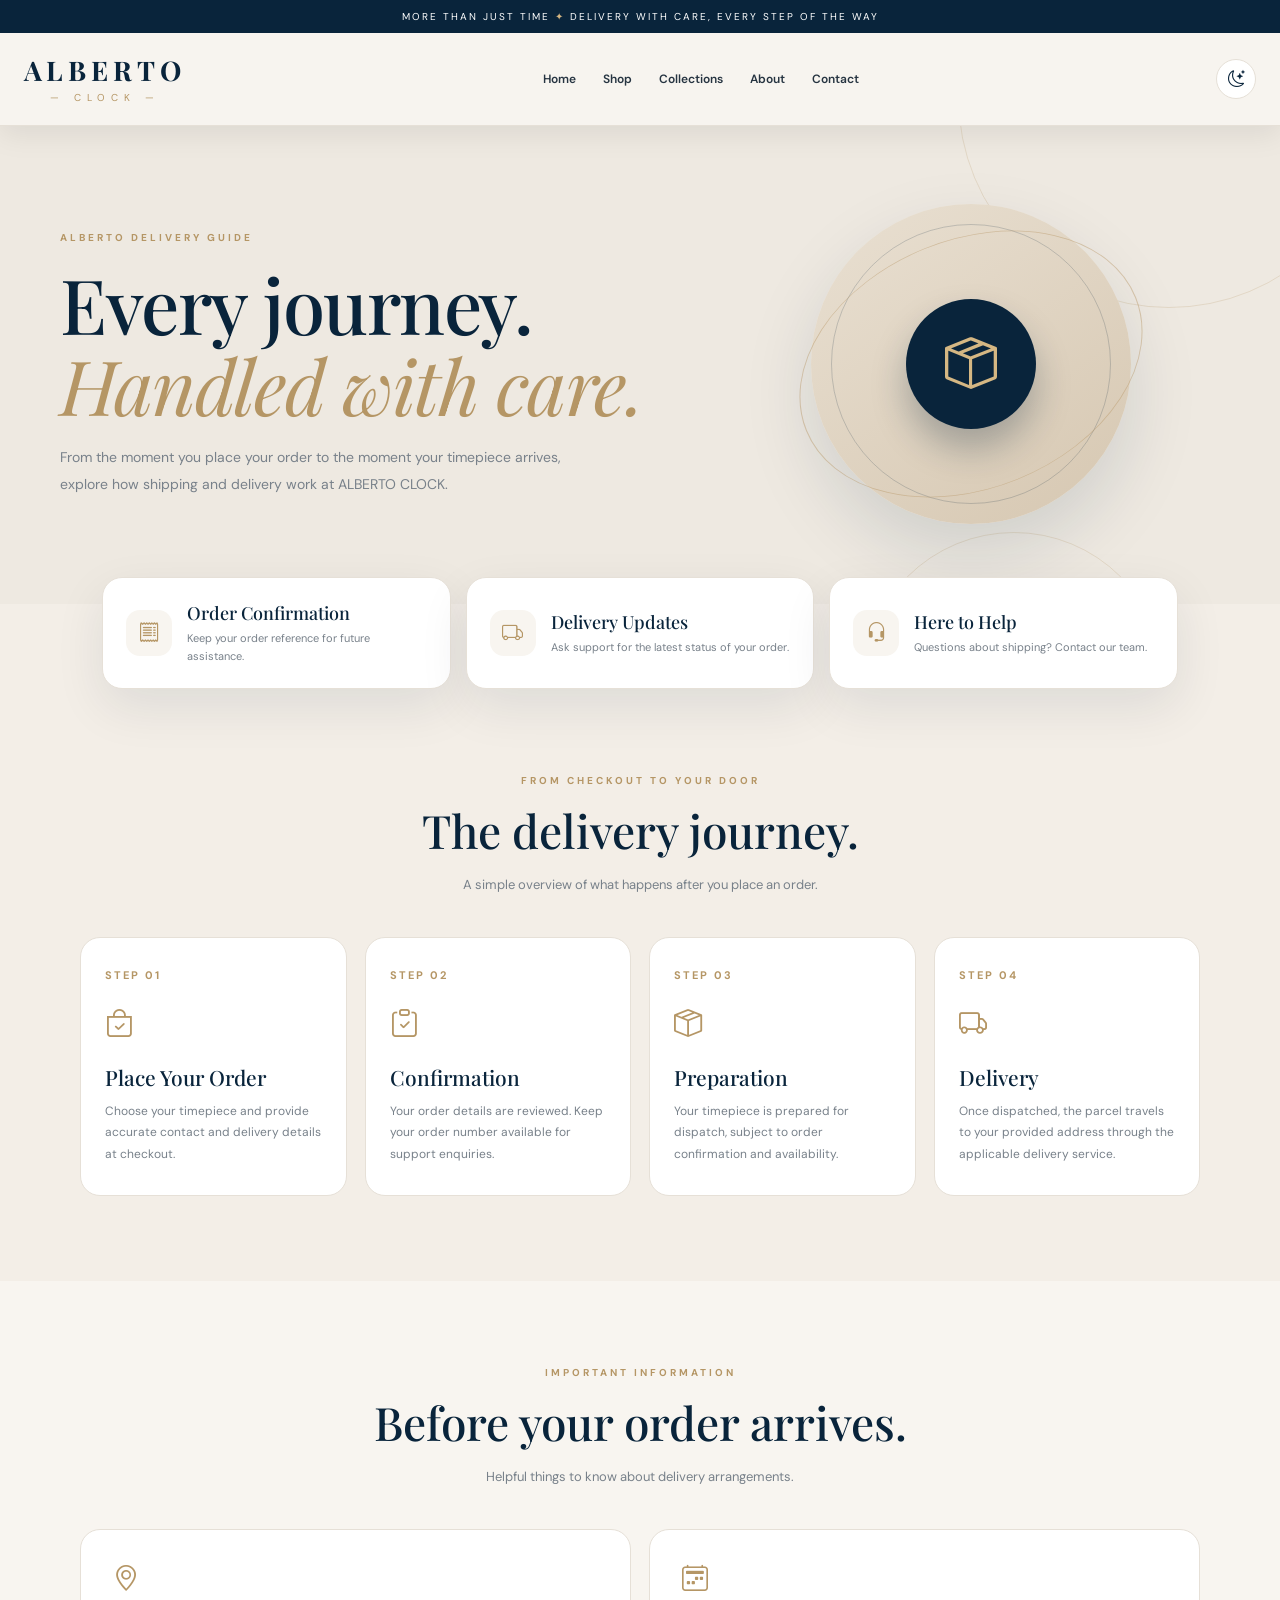
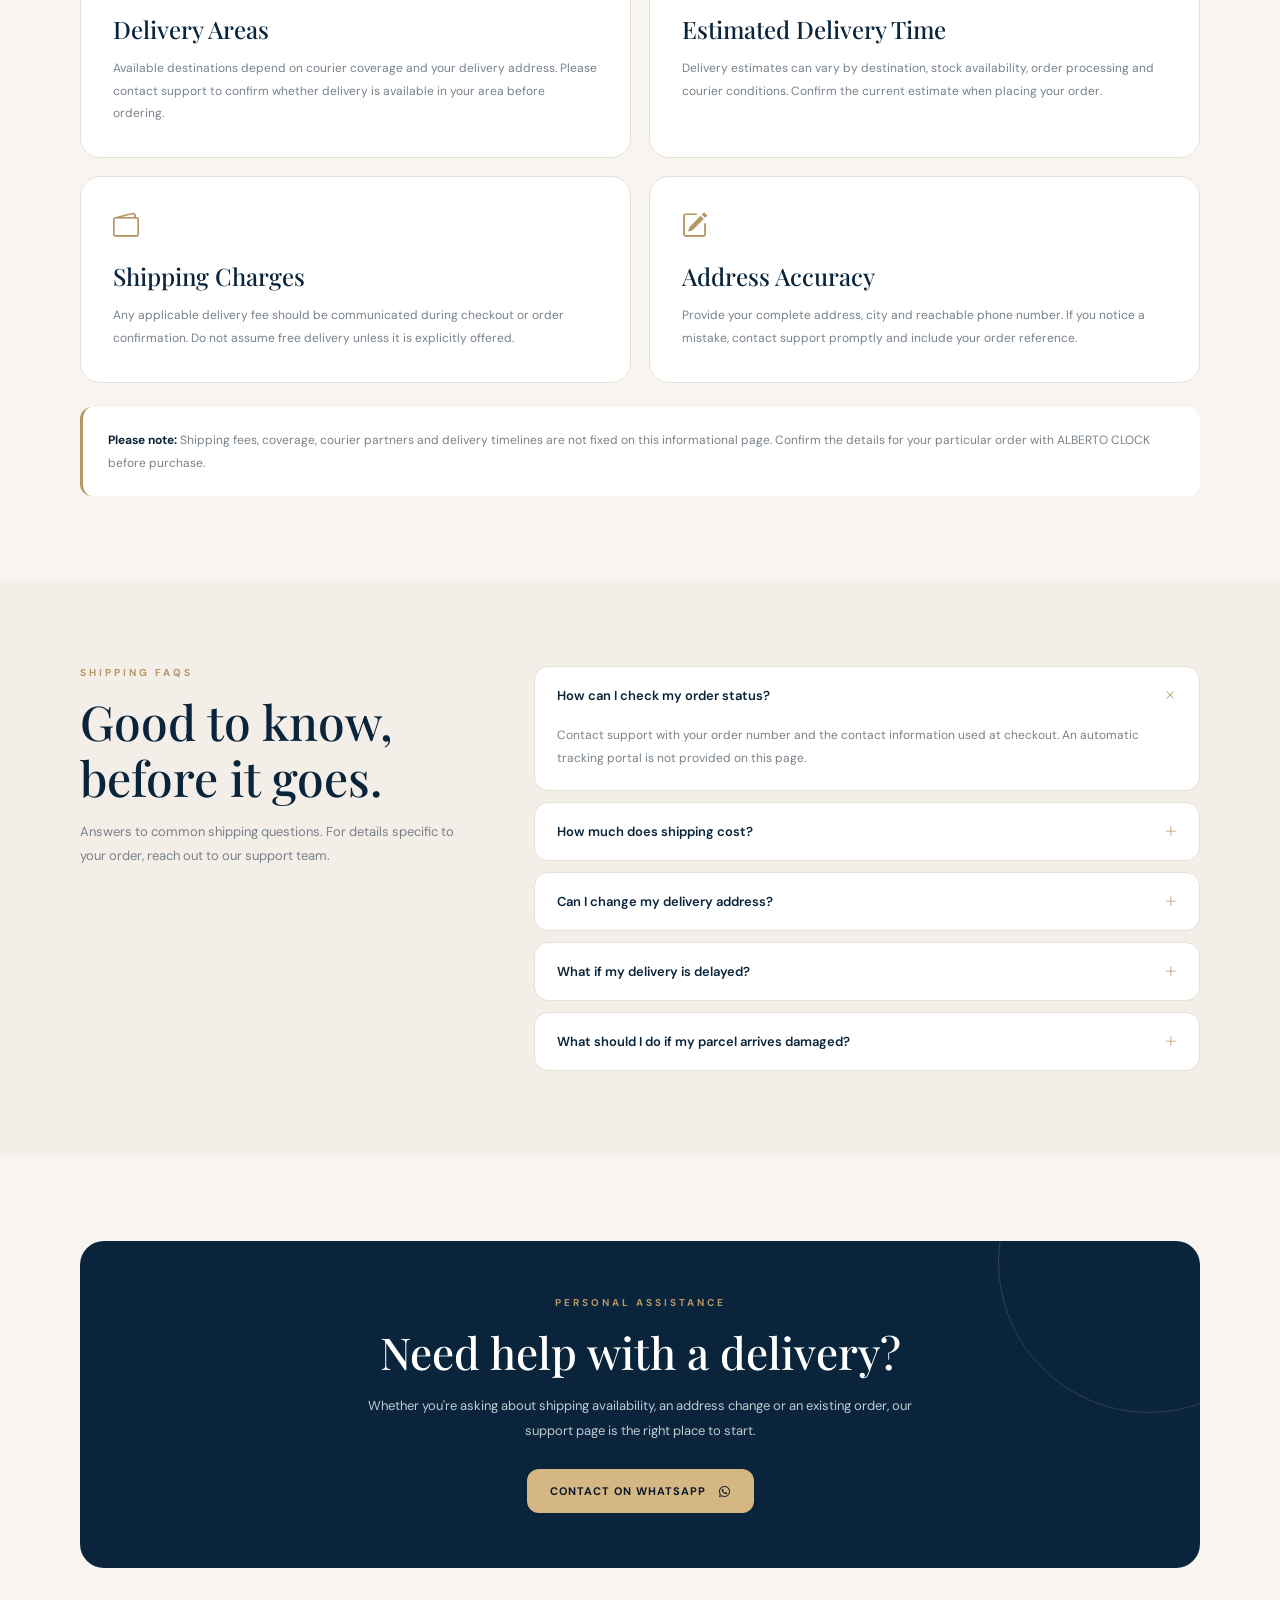
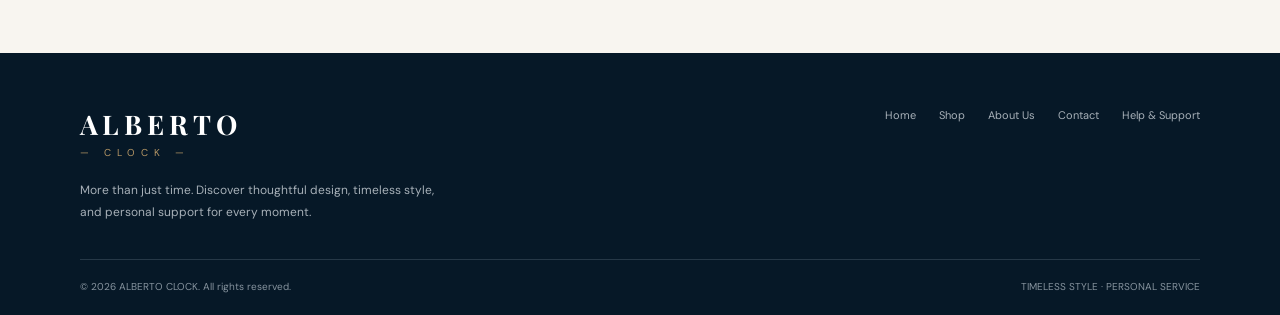
<file: shipping.html>
<!DOCTYPE html>
<html data-theme="light" lang="en">
 <head>
  <meta charset="utf-8"/>
  <meta content="width=device-width, initial-scale=1.0" name="viewport"/>
  <title>
   Shipping Information | ALBERTO CLOCK
  </title>
  <script>
   try {
            const saved = localStorage.getItem("albertoTheme");
            document.documentElement.dataset.theme = saved === "dark" ? "dark" : "light";
        } catch (error) {
            document.documentElement.dataset.theme = "light";
        }
  </script>
  <link href="https://fonts.googleapis.com" rel="preconnect"/>
  <link href="https://fonts.googleapis.com/css2?family=DM+Sans:wght@400;500;600;700&amp;family=Playfair+Display:wght@400;500;600;700&amp;display=swap" rel="stylesheet"/>
  <link href="https://cdn.jsdelivr.net/npm/bootstrap-icons@1.11.3/font/bootstrap-icons.css" rel="stylesheet"/>
  <style>
   :root,[data-theme="light"] {
    color-scheme:light;
    --body:#F3EEE7;
    --surface:#FFFFFF;
    --surface-alt:#F8F5F0;
    --header:#F7F4EF;
    --hero:#EEE9E1;
    --heading:#09243B;
    --text:#263441;
    --muted:#78818A;
    --gold:#B59665;
    --border:#E6E0D7;
    --button:#09243B;
    --button-text:#FFFFFF;
    --footer:#061827;
    --shadow:0 18px 50px rgba(9,36,59,.09);
}

[data-theme="dark"] {
    color-scheme:dark;
    --body:#09131D;
    --surface:#142534;
    --surface-alt:#101F2D;
    --header:#0D1C2A;
    --hero:#101F2D;
    --heading:#F4E9D8;
    --text:#E8E4DE;
    --muted:#AAB5BE;
    --gold:#D5B783;
    --border:#304352;
    --button:#D5B783;
    --button-text:#081827;
    --footer:#060F18;
    --shadow:0 18px 50px rgba(0,0,0,.25);
}

* {
    box-sizing:border-box;
    margin:0;
    padding:0;
}

html {
    scroll-behavior:smooth;
    scroll-padding-top:110px;
}

body {
    overflow-x:hidden;
    background:var(--body);
    color:var(--text);
    font-family:'DM Sans',sans-serif;
    transition:background .3s,color .3s;
}

a {
    color:inherit;
    text-decoration:none;
}

button,input {
    font:inherit;
}

button,a {
    -webkit-tap-highlight-color:transparent;
}

button:focus-visible,a:focus-visible {
    outline:2px solid var(--gold);
    outline-offset:3px;
}

.topbar {
    padding:10px 12px;
    background:#09243B;
    color:#fff;
    font-size:10px;
    letter-spacing:2px;
    text-align:center;
}

.topbar span {
    color:#D5B783;
}

.header-shell {
    position:sticky;
    top:0;
    z-index:1000;
    box-shadow:0 8px 28px rgba(0,0,0,.08);
}

header {
    background:var(--header);
    border-bottom:1px solid var(--border);
}

.nav {
    display:flex;
    max-width:1280px;
    min-height:92px;
    align-items:center;
    justify-content:space-between;
    gap:25px;
    margin:auto;
    padding:15px 24px;
}

.brand {
    display:flex;
    flex-shrink:0;
    flex-direction:column;
    align-items:center;
}

.brand strong {
    color:var(--heading);
    font-family:'Playfair Display',serif;
    font-size:27px;
    letter-spacing:5px;
    line-height:1.2;
}

.brand small {
    margin-top:5px;
    color:var(--gold);
    font-size:10px;
    letter-spacing:6px;
}

.navlinks {
    display:flex;
    align-items:center;
    gap:27px;
}

.navlinks a {
    position:relative;
    padding:12px 0;
    color:var(--text);
    font-size:12px;
    font-weight:600;
}

.navlinks a::after {
    position:absolute;
    bottom:5px;
    left:0;
    width:0;
    height:2px;
    background:var(--gold);
    content:'';
    transition:width .25s;
}

.navlinks a:hover::after,.navlinks a.active::after {
    width:100%;
}

.navlinks a:hover,.navlinks a.active {
    color:var(--heading);
}

.actions {
    display:flex;
    align-items:center;
    gap:12px;
}

.icon-btn,.menu-btn {
    display:grid;
    width:40px;
    height:40px;
    place-items:center;
    border:1px solid var(--border);
    border-radius:50%;
    background:var(--surface);
    color:var(--heading);
    cursor:pointer;
    font-size:17px;
}

.menu-btn {
    display:none;
}

.hero {
    position:relative;
    overflow:hidden;
    padding:78px 24px 80px;
    background:var(--hero);
}

.hero::before,.hero::after {
    position:absolute;
    border:1px solid rgba(181,150,101,.22);
    border-radius:50%;
    content:'';
    pointer-events:none;
}

.hero::before {
    top:-240px;
    right:-100px;
    width:420px;
    height:420px;
}

.hero::after {
    right:9%;
    bottom:-230px;
    width:300px;
    height:300px;
}

.hero-inner {
    position:relative;
    z-index:1;
    display:grid;
    max-width:1160px;
    grid-template-columns:1.1fr .9fr;
    align-items:center;
    gap:55px;
    margin:auto;
}

.eyebrow {
    color:var(--gold);
    font-size:10px;
    font-weight:700;
    letter-spacing:3px;
    text-transform:uppercase;
}

h1,h2,h3 {
    color:var(--heading);
    font-family:'Playfair Display',serif;
    font-weight:500;
}

.hero h1 {
    margin:19px 0;
    font-size:clamp(44px,6vw,76px);
    letter-spacing:-1.5px;
    line-height:1.07;
}

.hero h1 em {
    color:var(--gold);
    font-weight:400;
}

.hero p {
    max-width:530px;
    color:var(--muted);
    font-size:14px;
    line-height:1.9;
}

.hero-art {
    position:relative;
    display:grid;
    min-height:280px;
    place-items:center;
}

.art-circle {
    position:relative;
    display:grid;
    width:min(320px,75vw);
    aspect-ratio:1;
    place-items:center;
    border-radius:50%;
    background:linear-gradient(145deg,#E9E0D2,#D6C7B1);
    box-shadow:0 30px 70px rgba(9,36,59,.13);
}

.art-circle::before {
    position:absolute;
    inset:20px;
    border:1px solid rgba(9,36,59,.18);
    border-radius:50%;
    content:'';
}

.shipping-emblem {
    display:grid;
    width:130px;
    height:130px;
    place-items:center;
    border-radius:50%;
    background:#09243B;
    color:#D5B783;
    box-shadow:0 20px 35px rgba(9,36,59,.28);
    font-size:52px;
    animation:float 4s ease-in-out infinite;
}

.orbit {
    position:absolute;
    inset:-18px;
    border:1px solid rgba(181,150,101,.45);
    border-radius:50%;
    transform:rotate(-22deg) scaleY(.7);
}

@keyframes float {
    0%,100% {
        transform:translateY(0);
    }

    50% {
        transform:translateY(-10px);
    }

}

.quick-strip {
    position:relative;
    z-index:2;
    display:grid;
    max-width:1120px;
    grid-template-columns:repeat(3,1fr);
    gap:15px;
    margin:-27px auto 0;
    padding:0 22px;
}

.quick-card {
    display:flex;
    align-items:center;
    gap:15px;
    padding:23px;
    border:1px solid var(--border);
    border-radius:20px;
    background:var(--surface);
    box-shadow:var(--shadow);
    transition:transform .25s,border-color .25s;
}

.quick-card:hover {
    transform:translateY(-5px);
    border-color:var(--gold);
}

.quick-icon {
    display:grid;
    width:46px;
    height:46px;
    flex:0 0 46px;
    place-items:center;
    border-radius:14px;
    background:var(--surface-alt);
    color:var(--gold);
    font-size:21px;
}

.quick-card h3 {
    margin-bottom:5px;
    font-size:18px;
}

.quick-card p {
    color:var(--muted);
    font-size:11px;
    line-height:1.6;
}

.section {
    padding:85px 24px;
}

.section.alt {
    background:var(--surface-alt);
}

.section-inner {
    max-width:1120px;
    margin:auto;
}

.section-heading {
    margin-bottom:40px;
    text-align:center;
}

.section-heading h2 {
    margin:12px 0;
    font-size:clamp(32px,4vw,46px);
}

.section-heading p {
    color:var(--muted);
    font-size:13px;
    line-height:1.8;
}

.steps {
    display:grid;
    grid-template-columns:repeat(4,1fr);
    gap:18px;
}

.step {
    position:relative;
    padding:30px 24px;
    border:1px solid var(--border);
    border-radius:20px;
    background:var(--surface);
    transition:transform .3s,border-color .3s;
}

.step:hover {
    transform:translateY(-5px);
    border-color:var(--gold);
}

.step-number {
    display:block;
    margin-bottom:24px;
    color:var(--gold);
    font-size:11px;
    font-weight:700;
    letter-spacing:2px;
}

.step i {
    display:block;
    margin-bottom:20px;
    color:var(--gold);
    font-size:28px;
}

.step h3 {
    margin-bottom:10px;
    font-size:21px;
}

.step p {
    color:var(--muted);
    font-size:12px;
    line-height:1.8;
}

.info-grid {
    display:grid;
    grid-template-columns:repeat(2,1fr);
    gap:18px;
}

.info-card {
    padding:32px;
    border:1px solid var(--border);
    border-radius:20px;
    background:var(--surface);
}

.info-card i {
    display:block;
    margin-bottom:17px;
    color:var(--gold);
    font-size:26px;
}

.info-card h3 {
    margin-bottom:12px;
    font-size:24px;
}

.info-card p {
    color:var(--muted);
    font-size:12px;
    line-height:1.9;
}

.note {
    margin-top:24px;
    padding:22px 25px;
    border-left:3px solid var(--gold);
    border-radius:12px;
    background:var(--surface);
    color:var(--muted);
    font-size:12px;
    line-height:1.9;
}

.note strong {
    color:var(--heading);
}

.faq-layout {
    display:grid;
    grid-template-columns:.75fr 1.25fr;
    align-items:start;
    gap:55px;
}

.faq-intro h2 {
    margin:15px 0;
    font-size:clamp(34px,4vw,48px);
    line-height:1.15;
}

.faq-intro p {
    color:var(--muted);
    font-size:13px;
    line-height:1.9;
}

.faq-list {
    display:grid;
    gap:11px;
}

.faq-item {
    overflow:hidden;
    border:1px solid var(--border);
    border-radius:14px;
    background:var(--surface);
}

.faq-question {
    display:flex;
    width:100%;
    align-items:center;
    justify-content:space-between;
    gap:18px;
    padding:20px 22px;
    border:0;
    background:transparent;
    color:var(--heading);
    cursor:pointer;
    font-size:13px;
    font-weight:600;
    text-align:left;
}

.faq-question i {
    color:var(--gold);
    transition:transform .25s;
}

.faq-answer {
    display:none;
    padding:0 22px 20px;
    color:var(--muted);
    font-size:12px;
    line-height:1.9;
}

.faq-item.open .faq-answer {
    display:block;
}

.faq-item.open .faq-question i {
    transform:rotate(45deg);
}

.cta {
    position:relative;
    overflow:hidden;
    padding:55px;
    border-radius:24px;
    background:#09243B;
    color:#fff;
    text-align:center;
}

.cta::before {
    position:absolute;
    top:-130px;
    right:-100px;
    width:300px;
    height:300px;
    border:1px solid rgba(213,183,131,.2);
    border-radius:50%;
    content:'';
}

.cta h2 {
    margin:13px 0;
    color:#fff;
    font-size:clamp(32px,4vw,44px);
}

.cta p {
    max-width:550px;
    margin:0 auto 26px;
    color:#C0CBD2;
    font-size:13px;
    line-height:1.9;
}

.cta-btn {
    display:inline-flex;
    align-items:center;
    gap:13px;
    padding:15px 23px;
    border-radius:12px;
    background:#D5B783;
    color:#081827;
    font-size:11px;
    font-weight:700;
    letter-spacing:1px;
    transition:transform .25s;
}

.cta-btn:hover {
    transform:translateY(-3px);
}

.footer {
    padding:55px 24px 22px;
    background:var(--footer);
    color:#fff;
}

.footer-inner {
    display:flex;
    max-width:1120px;
    align-items:flex-start;
    justify-content:space-between;
    gap:35px;
    margin:auto;
}

.footer .brand {
    align-items:flex-start;
}

.footer .brand strong {
    color:#fff;
}

.footer p {
    max-width:360px;
    margin-top:20px;
    color:#A7B0B8;
    font-size:12px;
    line-height:1.9;
}

.footer-links {
    display:flex;
    flex-wrap:wrap;
    gap:23px;
}

.footer-links a {
    color:#A7B0B8;
    font-size:11px;
}

.footer-links a:hover {
    color:#D5B783;
}

.footer-bottom {
    display:flex;
    max-width:1120px;
    justify-content:space-between;
    gap:15px;
    margin:35px auto 0;
    padding-top:20px;
    border-top:1px solid #263847;
    color:#87949F;
    font-size:10px;
}

@media(max-width:900px) {
    .nav {
        min-height:78px;
        flex-wrap:wrap;
    }

    .menu-btn {
        display:grid;
        order:3;
    }

    .navlinks {
        display:none;
        width:100%;
        flex-direction:column;
        align-items:stretch;
        order:4;
        gap:0;
        padding:10px 0 15px;
    }

    .navlinks.show {
        display:flex;
    }

    .navlinks a {
        padding:13px 5px;
        border-bottom:1px solid var(--border);
    }

    .navlinks a::after {
        display:none;
    }

    .actions {
        margin-left:auto;
    }

    .hero-inner {
        grid-template-columns:1fr .7fr;
        gap:25px;
    }

    .steps {
        grid-template-columns:repeat(2,1fr);
    }

    .faq-layout {
        grid-template-columns:1fr;
        gap:30px;
    }

    .footer-inner {
        flex-direction:column;
    }

}

@media(max-width:600px) {
    .topbar {
        font-size:8px;
        letter-spacing:1px;
    }

    .nav {
        padding:13px 17px;
    }

    .brand strong {
        font-size:22px;
        letter-spacing:3px;
    }

    .brand small {
        font-size:8px;
        letter-spacing:4px;
    }

    .actions {
        gap:7px;
    }

    .icon-btn,.menu-btn {
        width:36px;
        height:36px;
    }

    .hero {
        padding:55px 20px 48px;
    }

    .hero-inner {
        grid-template-columns:1fr;
        gap:15px;
    }

    .hero h1 {
        font-size:clamp(43px,12vw,62px);
    }

    .hero-art {
        min-height:220px;
    }

    .art-circle {
        width:210px;
    }

    .shipping-emblem {
        width:95px;
        height:95px;
        font-size:39px;
    }

    .quick-strip {
        grid-template-columns:1fr;
        margin-top:0;
        padding:18px 18px 0;
    }

    .quick-card,.step,.info-card {
        border-radius:16px;
    }

    .quick-card {
        padding:18px;
    }

    .section {
        padding:65px 18px;
    }

    .steps,.info-grid {
        grid-template-columns:1fr;
    }

    .cta {
        padding:38px 22px;
    }

    .footer {
        padding:45px 20px 20px;
    }

    .footer-bottom {
        flex-direction:column;
    }

    .section-heading {
        margin-bottom:30px;
    }

}

@media(prefers-reduced-motion:reduce) {
    *,*::before,*::after {
        animation:none!important;
        transition:none!important;
        scroll-behavior:auto!important;
    }

}
  </style>
 </head>
 <body>
  <div class="header-shell">
   <div class="topbar">
    MORE THAN JUST TIME
    <span>
     ✦
    </span>
    DELIVERY WITH CARE, EVERY STEP OF THE WAY
   </div>
   <header>
    <nav aria-label="Main navigation" class="nav">
     <a aria-label="Alberto Clock home" class="brand" href="index.html">
      <strong>
       ALBERTO
      </strong>
      <small>
       &mdash; CLOCK &mdash;
      </small>
     </a>
     <div class="navlinks" id="navLinks">
      <a href="index.html">
       Home
      </a>
      <a href="shop.html">
       Shop
      </a>
      <a href="collection.html">
       Collections
      </a>
      <a href="about.html">
       About
      </a>
      <a href="contact.html">
       Contact
      </a>
     </div>
     <div class="actions">
      <button aria-label="Toggle light and dark mode" class="icon-btn" id="themeToggle" type="button">
       <i class="bi bi-moon-stars" id="themeIcon">
       </i>
      </button>
      <button aria-expanded="false" aria-label="Open navigation menu" class="menu-btn" id="menuToggle" type="button">
       <i class="bi bi-list">
       </i>
      </button>
     </div>
    </nav>
   </header>
  </div>
  <main>
   <section class="hero">
    <div class="hero-inner">
     <div>
      <div class="eyebrow">
       ALBERTO DELIVERY GUIDE
      </div>
      <h1>
       Every journey.
       <br/>
       <em>
        Handled with care.
       </em>
      </h1>
      <p>
       From the moment you place your order to the moment your timepiece arrives, explore how shipping and delivery work at ALBERTO CLOCK.
      </p>
     </div>
     <div aria-hidden="true" class="hero-art">
      <div class="art-circle">
       <div class="orbit">
       </div>
       <div class="shipping-emblem">
        <i class="bi bi-box-seam">
        </i>
       </div>
      </div>
     </div>
    </div>
   </section>
   <div class="quick-strip">
    <article class="quick-card">
     <div class="quick-icon">
      <i class="bi bi-receipt">
      </i>
     </div>
     <div>
      <h3>
       Order Confirmation
      </h3>
      <p>
       Keep your order reference for future assistance.
      </p>
     </div>
    </article>
    <article class="quick-card">
     <div class="quick-icon">
      <i class="bi bi-truck">
      </i>
     </div>
     <div>
      <h3>
       Delivery Updates
      </h3>
      <p>
       Ask support for the latest status of your order.
      </p>
     </div>
    </article>
    <article class="quick-card">
     <div class="quick-icon">
      <i class="bi bi-headset">
      </i>
     </div>
     <div>
      <h3>
       Here to Help
      </h3>
      <p>
       Questions about shipping? Contact our team.
      </p>
     </div>
    </article>
   </div>
   <section class="section" id="process">
    <div class="section-inner">
     <div class="section-heading">
      <div class="eyebrow">
       FROM CHECKOUT TO YOUR DOOR
      </div>
      <h2>
       The delivery journey.
      </h2>
      <p>
       A simple overview of what happens after you place an order.
      </p>
     </div>
     <div class="steps">
      <article class="step">
       <span class="step-number">
        STEP 01
       </span>
       <i class="bi bi-bag-check">
       </i>
       <h3>
        Place Your Order
       </h3>
       <p>
        Choose your timepiece and provide accurate contact and delivery details at checkout.
       </p>
      </article>
      <article class="step">
       <span class="step-number">
        STEP 02
       </span>
       <i class="bi bi-clipboard-check">
       </i>
       <h3>
        Confirmation
       </h3>
       <p>
        Your order details are reviewed. Keep your order number available for support enquiries.
       </p>
      </article>
      <article class="step">
       <span class="step-number">
        STEP 03
       </span>
       <i class="bi bi-box-seam">
       </i>
       <h3>
        Preparation
       </h3>
       <p>
        Your timepiece is prepared for dispatch, subject to order confirmation and availability.
       </p>
      </article>
      <article class="step">
       <span class="step-number">
        STEP 04
       </span>
       <i class="bi bi-truck">
       </i>
       <h3>
        Delivery
       </h3>
       <p>
        Once dispatched, the parcel travels to your provided address through the applicable delivery service.
       </p>
      </article>
     </div>
    </div>
   </section>
   <section class="section alt" id="details">
    <div class="section-inner">
     <div class="section-heading">
      <div class="eyebrow">
       IMPORTANT INFORMATION
      </div>
      <h2>
       Before your order arrives.
      </h2>
      <p>
       Helpful things to know about delivery arrangements.
      </p>
     </div>
     <div class="info-grid">
      <article class="info-card">
       <i class="bi bi-geo-alt">
       </i>
       <h3>
        Delivery Areas
       </h3>
       <p>
        Available destinations depend on courier coverage and your delivery address. Please contact support to confirm whether delivery is available in your area before ordering.
       </p>
      </article>
      <article class="info-card">
       <i class="bi bi-calendar2-week">
       </i>
       <h3>
        Estimated Delivery Time
       </h3>
       <p>
        Delivery estimates can vary by destination, stock availability, order processing and courier conditions. Confirm the current estimate when placing your order.
       </p>
      </article>
      <article class="info-card">
       <i class="bi bi-wallet2">
       </i>
       <h3>
        Shipping Charges
       </h3>
       <p>
        Any applicable delivery fee should be communicated during checkout or order confirmation. Do not assume free delivery unless it is explicitly offered.
       </p>
      </article>
      <article class="info-card">
       <i class="bi bi-pencil-square">
       </i>
       <h3>
        Address Accuracy
       </h3>
       <p>
        Provide your complete address, city and reachable phone number. If you notice a mistake, contact support promptly and include your order reference.
       </p>
      </article>
     </div>
     <div class="note">
      <strong>
       Please note:
      </strong>
      Shipping fees, coverage, courier partners and delivery timelines are not fixed on this informational page. Confirm the details for your particular order with ALBERTO CLOCK before purchase.
     </div>
    </div>
   </section>
   <section class="section" id="faqs">
    <div class="section-inner faq-layout">
     <div class="faq-intro">
      <div class="eyebrow">
       SHIPPING FAQS
      </div>
      <h2>
       Good to know, before it goes.
      </h2>
      <p>
       Answers to common shipping questions. For details specific to your order, reach out to our support team.
      </p>
     </div>
     <div class="faq-list">
      <div class="faq-item open">
       <button aria-expanded="true" class="faq-question" type="button">
        How can I check my order status?
        <i class="bi bi-plus-lg">
        </i>
       </button>
       <div class="faq-answer">
        Contact support with your order number and the contact information used at checkout. An automatic tracking portal is not provided on this page.
       </div>
      </div>
      <div class="faq-item">
       <button aria-expanded="false" class="faq-question" type="button">
        How much does shipping cost?
        <i class="bi bi-plus-lg">
        </i>
       </button>
       <div class="faq-answer">
        Charges may vary depending on the destination and current delivery arrangements. Confirm the applicable amount during checkout or order confirmation.
       </div>
      </div>
      <div class="faq-item">
       <button aria-expanded="false" class="faq-question" type="button">
        Can I change my delivery address?
        <i class="bi bi-plus-lg">
        </i>
       </button>
       <div class="faq-answer">
        Please contact support as soon as possible with your order reference and corrected address. Changes may not be possible once a parcel has been dispatched.
       </div>
      </div>
      <div class="faq-item">
       <button aria-expanded="false" class="faq-question" type="button">
        What if my delivery is delayed?
        <i class="bi bi-plus-lg">
        </i>
       </button>
       <div class="faq-answer">
        Delivery may be affected by courier schedules, location, weather or other operational factors. Contact support with your order number for assistance.
       </div>
      </div>
      <div class="faq-item">
       <button aria-expanded="false" class="faq-question" type="button">
        What should I do if my parcel arrives damaged?
        <i class="bi bi-plus-lg">
        </i>
       </button>
       <div class="faq-answer">
        Document the packaging and item condition, keep the packaging, and contact support promptly with your order number and photographs so your concern can be reviewed.
       </div>
      </div>
     </div>
    </div>
   </section>
   <section class="section alt" id="shipping-support">
    <div class="section-inner">
     <div class="cta">
      <div class="eyebrow">
       PERSONAL ASSISTANCE
      </div>
      <h2>
       Need help with a delivery?
      </h2>
      <p>
       Whether you're asking about shipping availability, an address change or an existing order, our support page is the right place to start.
      </p>
      <a aria-label="Contact Alberto Clock shipping support on WhatsApp (opens in a new tab)" class="cta-btn" href="https://wa.me/923102226984?text=Hello%20ALBERTO%20CLOCK%2C%20I%20need%20help%20with%20shipping%20or%20delivery.%20My%20order%20number%20%28if%20applicable%29%20is%3A%20" rel="noopener noreferrer" target="_blank">
       CONTACT ON WHATSAPP
       <i aria-hidden="true" class="bi bi-whatsapp">
       </i>
      </a>
     </div>
    </div>
   </section>
  </main>
  <footer class="footer">
   <div class="footer-inner">
    <div>
     <a class="brand" href="index.html">
      <strong>
       ALBERTO
      </strong>
      <small>
       &mdash; CLOCK &mdash;
      </small>
     </a>
     <p>
      More than just time. Discover thoughtful design, timeless style, and personal support for every moment.
     </p>
    </div>
    <div class="footer-links">
     <a href="index.html">
      Home
     </a>
     <a href="shop.html">
      Shop
     </a>
     <a href="about.html">
      About Us
     </a>
     <a href="contact.html">
      Contact
     </a>
     <a href="helpsupport.html">
      Help &amp; Support
     </a>
    </div>
   </div>
   <div class="footer-bottom">
    <span>
     &copy;
     <span id="year">
     </span>
     ALBERTO CLOCK. All rights reserved.
    </span>
    <span>
     TIMELESS STYLE &middot; PERSONAL SERVICE
    </span>
   </div>
  </footer>
  <script>
   const root = document.documentElement;
        const themeToggle = document.getElementById("themeToggle");
        const themeIcon = document.getElementById("themeIcon");

        function setTheme(theme) {
            root.dataset.theme = theme;
            themeIcon.className = theme === "dark" ? "bi bi-sun-fill" : "bi bi-moon-stars";
            try {
                localStorage.setItem("albertoTheme", theme);
            } catch (error) {
                // Theme remains usable when localStorage is unavailable.
            }
        }

        setTheme(root.dataset.theme === "dark" ? "dark" : "light");
        themeToggle.addEventListener("click", () => {
            setTheme(root.dataset.theme === "dark" ? "light" : "dark");
        });

        const menuToggle = document.getElementById("menuToggle");
        const navLinks = document.getElementById("navLinks");

        menuToggle.addEventListener("click", () => {
            const isOpen = navLinks.classList.toggle("show");
            menuToggle.innerHTML = isOpen
                ? '<i class="bi bi-x-lg"></i>'
                : '<i class="bi bi-list"></i>';
            menuToggle.setAttribute("aria-expanded", String(isOpen));
            menuToggle.setAttribute("aria-label", isOpen ? "Close navigation menu" : "Open navigation menu");
        });

        navLinks.querySelectorAll("a").forEach((link) => {
            link.addEventListener("click", () => {
                navLinks.classList.remove("show");
                menuToggle.setAttribute("aria-expanded", "false");
                menuToggle.setAttribute("aria-label", "Open navigation menu");
                menuToggle.innerHTML = '<i class="bi bi-list"></i>';
            });
        });

        document.querySelectorAll(".faq-question").forEach((button) => {
            button.addEventListener("click", () => {
                const item = button.closest(".faq-item");
                const isOpen = item.classList.toggle("open");
                button.setAttribute("aria-expanded", String(isOpen));
            });
        });

        document.getElementById("year").textContent = new Date().getFullYear();
  </script>
 </body>
</html>
</file>
